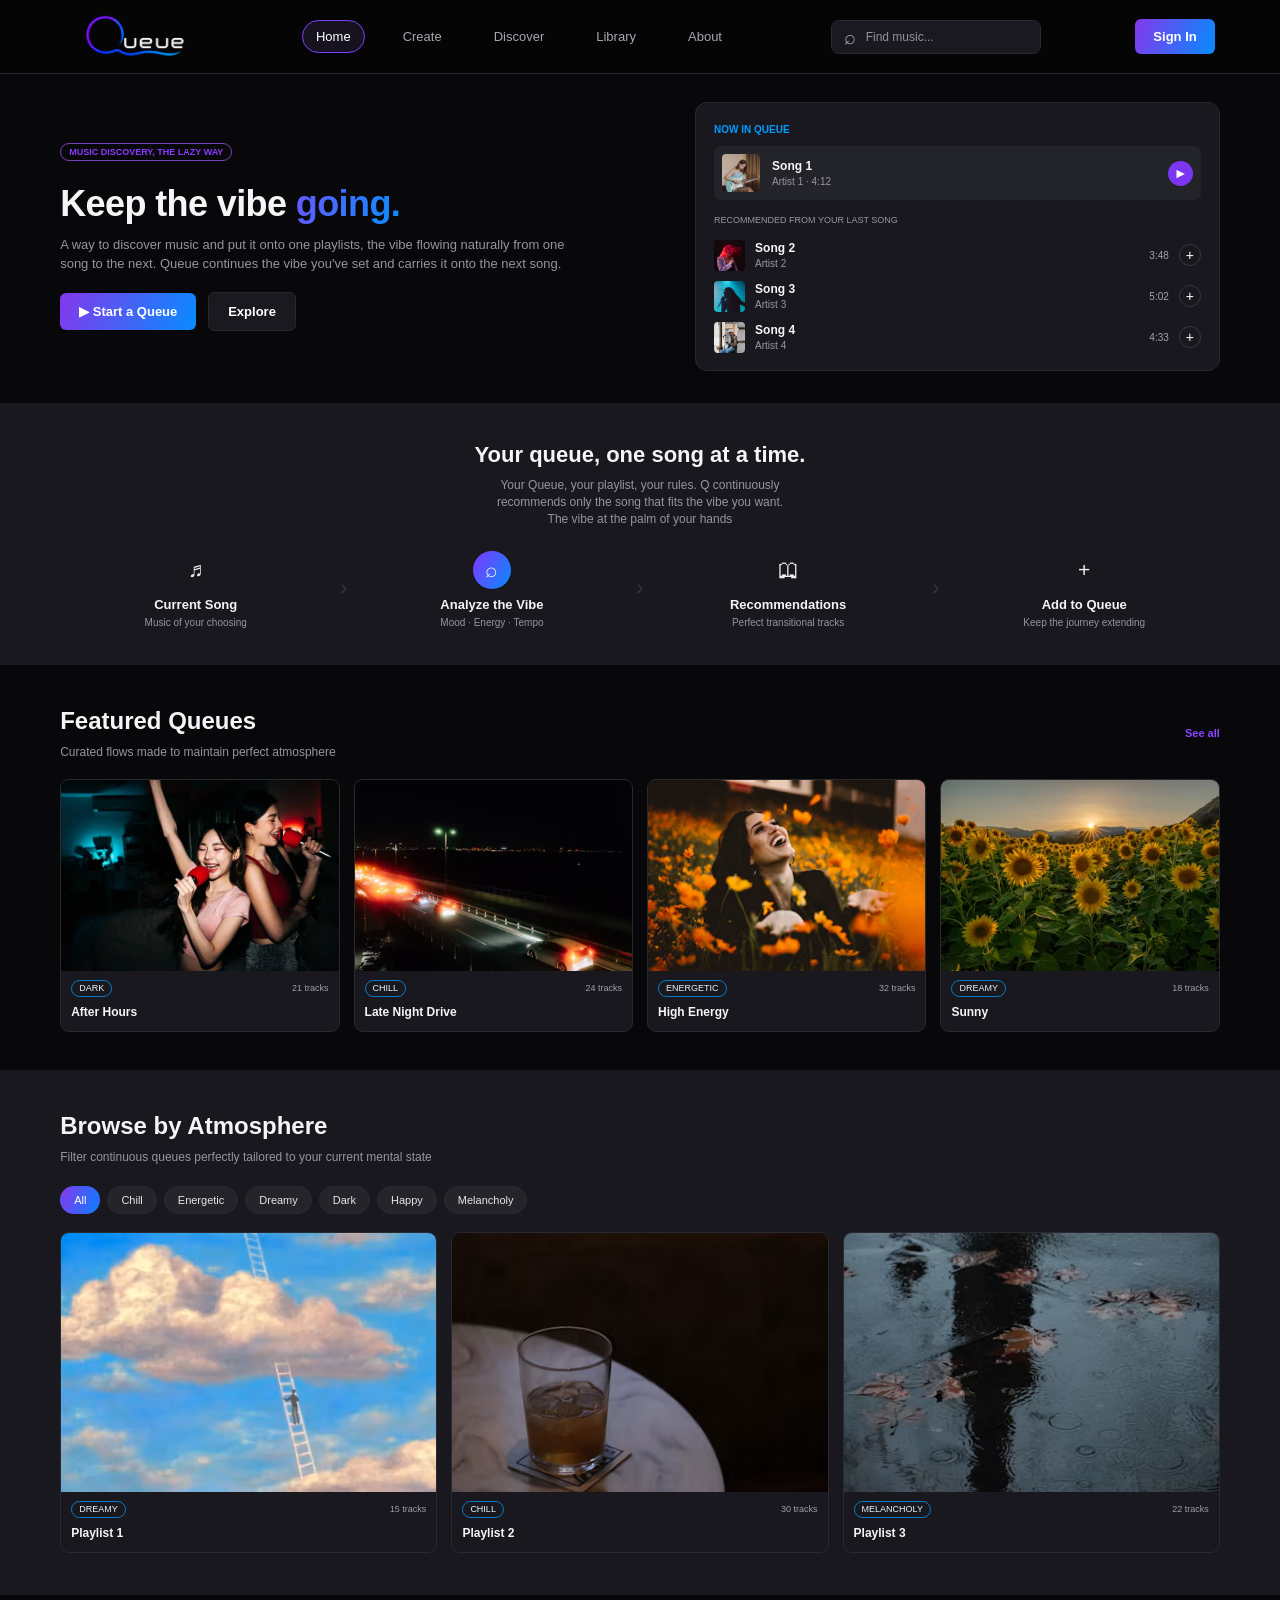
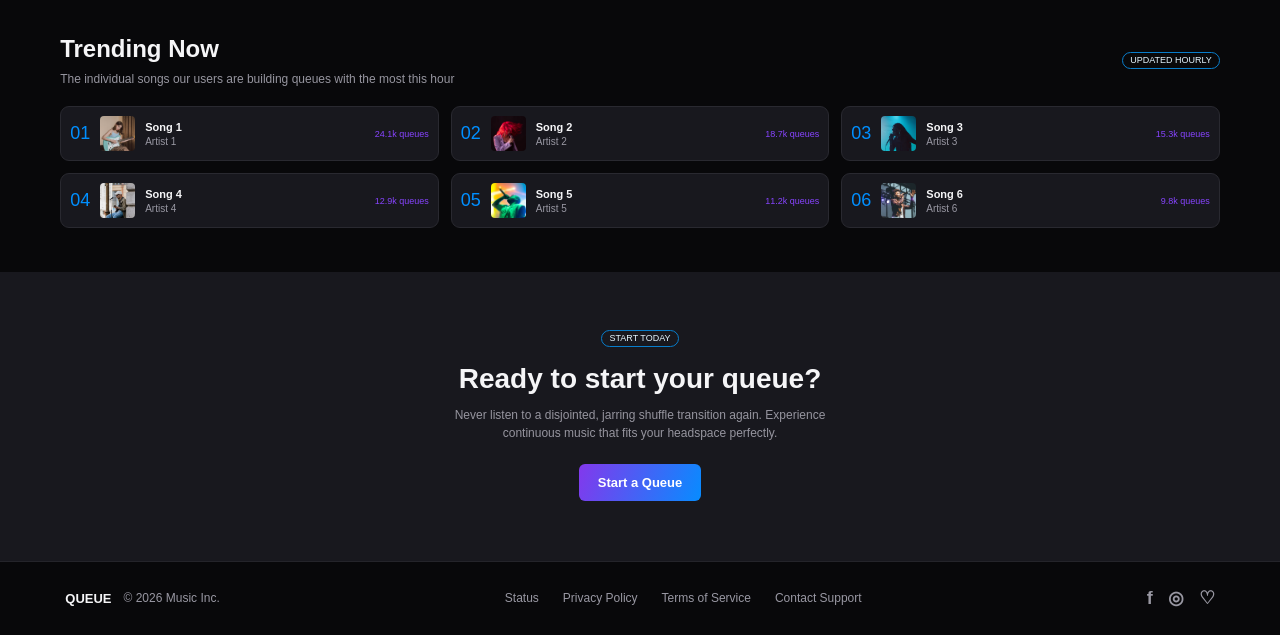
<file: index.html>
<!DOCTYPE html>
<html lang="en">

  <head>
    <meta charset="UTF-8">
    <meta name="viewport" content="width=device-width, initial-scale=1.0">

    <title>Home</title>
    <link rel="stylesheet" href="styles.css">
  </head>

  <body>
    <header class="site-header">
      <a class="brand" href="index.html">
        <img src="images/queue-logo.png" alt="">
      </a>

      <nav class="main-nav">
        <a href="index.html" class="active">Home</a>
        <a href="create.html" class="">Create</a>
        <a href="discover.html" class="">Discover</a>
        <a href="library.html" class="">Library</a>
        <a href="about.html" class="">About</a>
      </nav>

      <form class="header-search" action="discover.html">
        <span class="search-symbol">⌕</span>
        <input type="search" name="q" placeholder="Find music..." aria-label="Find music">
      </form>

      <a class="sign-in" href="#" data-message="Sign in dont wok lmap.">Sign In</a>
    </header>

    <main>
      <section class="home-hero content-width">
        <div class="hero-copy">
          <span class="eyebrow">MUSIC DISCOVERY, THE LAZY WAY</span>
          <h1>Keep the vibe <span class="gradient-text">going.</span></h1>
          <p>A way to discover music and put it onto one playlists, the vibe flowing naturally from one song to the next. Queue continues the vibe you've set and carries it onto the next song.</p>
          <a class="button primary" href="create.html">&#9654; Start a Queue</a>
          <a class="button secondary" href="discover.html">Explore</a>
        </div>

        <div class="queue-preview panel">
          <span class="eyebrow blue">NOW IN QUEUE</span>
          <div class="now-playing">
            <img src="images/artists/1.png" alt="Album artwork">
            <div><strong>Song 1</strong>
              <span>Artist 1 · 4:12</span>
            </div><button class="round-button" data-message="Demo player paused.">&#9658;</button>
          </div>

          <p class="small-label">RECOMMENDED FROM YOUR LAST SONG</p>
          <div class="mini-track">
            <img src="images/artists/2.png" alt="">
            <div>
              <strong>Song 2</strong>
              <span>Artist 2</span>
            </div>
            <span>3:48</span>
            <a href="create.html">+</a>
          </div>

          <div class="mini-track">
            <img src="images/artists/3.png" alt="">
            <div>
              <strong>Song 3</strong>
              <span>Artist 3</span>
            </div>
            <span>5:02</span>
            <a href="create.html">+</a>
          </div>

          <div class="mini-track">
            <img src="images/artists/4.png" alt="">
            <div>
              <strong>Song 4</strong>
              <span>Artist 4</span>
            </div>
            <span>4:33</span>
            <a href="create.html">+</a>
          </div>
        </div>
      </section>

      <section class="how-strip">
        <div class="content-width">
          <h2>Your queue, one song at a time.</h2>
          <p class="section-description">Your Queue, your playlist, your rules. Q continuously<br class="desktop-only"> recommends only the song that fits the vibe you want.<br class="desktop-only"> The vibe at the palm of your hands</p>
          <div class="steps-grid">
            <div>
              <span class="step-icon">&#9836;</span>
              <h3>Current Song</h3>
              <p>Music of your choosing</p>
            </div>

            <div>
              <span class="step-icon active-icon">&#x2315;</span>
              <h3>Analyze the Vibe</h3>
              <p>Mood · Energy · Tempo</p>
            </div>

            <div><span class="step-icon">&#x1F56E</span>
              <h3>Recommendations</h3>
              <p>Perfect transitional tracks</p>
            </div>

            <div>
              <span class="step-icon">+</span>
              <h3>Add to Queue</h3>
              <p>Keep the journey extending</p>
            </div>
          </div>
        </div>
      </section>

      <section class="content-width home-section">
        <div class="section-heading">
          <div>
            <h2>Featured Queues</h2>
            <p>Curated flows made to maintain perfect atmosphere</p>
          </div>
          <a href="discover.html" class="see-all">See all</a>
        </div>

        <div class="queue-cards four">
          <a class="art-card" href="discover.html">
            <img src="images/playlists/1.png" alt="After Hours playlist artwork">
            <div class="art-meta">
              <span class="tag">DARK</span>
              <span>21 tracks</span>
            </div>
            <h3>After Hours</h3>
          </a>

          <a class="art-card" href="discover.html">
            <img src="images/playlists/3.png" alt="Late night drive playlist artwork">
            <div class="art-meta">
              <span class="tag">CHILL</span>
              <span>24 tracks</span>
            </div>
            <h3>Late Night Drive</h3>
          </a>

          <a class="art-card" href="discover.html">
            <img src="images/playlists/4.png" alt="High energy playlist artwork">
            <div class="art-meta">
              <span class="tag">ENERGETIC</span>
              <span>32 tracks</span>
            </div>
            <h3>High Energy</h3>
          </a>

          <a class="art-card" href="discover.html">
            <img src="images/playlists/5.png" alt="Dreamy playlist artwork">
            <div class="art-meta">
              <span class="tag">DREAMY</span>
              <span>18 tracks</span>
            </div>
            <h3>Sunny</h3>
          </a>
        </div>
      </section>

      <section class="atmosphere-section">
        <div class="content-width">
          <h2>Browse by Atmosphere</h2>
          <p>Filter continuous queues perfectly tailored to your current mental state</p>
          <div class="pill-row mood-filters">
            <button class="pill selected" data-filter="all">All</button>
            <button class="pill" data-filter="chill">Chill</button>
            <button class="pill" data-filter="energetic">Energetic</button>
            <button class="pill" data-filter="dreamy">Dreamy</button>
            <button class="pill" data-filter="dark">Dark</button>
            <button class="pill" data-filter="happy">Happy</button>
            <button class="pill" data-filter="melancholy">Melancholy</button>
          </div>

          <div class="queue-cards three filter-cards">
            <a class="art-card" data-mood="dreamy" href="discover.html">
              <img src="images/playlists/2.png" alt=""><div class="art-meta">
                <span class="tag">DREAMY</span>
                <span>15 tracks</span>
              </div><h3>Playlist 1</h3>
            </a>

            <a class="art-card" data-mood="chill" href="discover.html">
              <img src="images/playlists/7.png" alt="">
              <div class="art-meta">
                <span class="tag">CHILL</span>
                <span>30 tracks</span>
              </div>
              <h3>Playlist 2</h3>
            </a>

            <a class="art-card" data-mood="melancholy" href="discover.html">
              <img src="images/playlists/6.png" alt="">
              <div class="art-meta">
                <span class="tag">MELANCHOLY</span>
                <span>22 tracks</span>
              </div>
              <h3>Playlist 3</h3>
            </a>
          </div>
        </div>
      </section>

      <section class="content-width home-section trending-section">
        <div class="section-heading">
          <div>
            <h2>Trending Now</h2>
            <p>The individual songs our users are building queues with the most this hour</p>
          </div>
          <span class="tag">UPDATED HOURLY</span>
        </div>

        <div class="trending-grid">
          <a href="create.html" class="trend-item">
            <b>01</b>
            <img src="images/artists/1.png" alt=""><span>
              <strong>Song 1</strong>
              <small>Artist 1</small>
            </span>
            <em>24.1k queues</em>
          </a>

          <a href="create.html" class="trend-item">
            <b>02</b>
            <img src="images/artists/2.png" alt="">
            <span>
              <strong>Song 2</strong>
              <small>Artist 2</small>
            </span>
            <em>18.7k queues</em>
          </a>

          <a href="create.html" class="trend-item">
            <b>03</b>
            <img src="images/artists/3.png" alt="">
            <span>
              <strong>Song 3</strong>
              <small>Artist 3</small>
            </span>
            <em>15.3k queues</em>
          </a>

          <a href="create.html" class="trend-item">
            <b>04</b>
            <img src="images/artists/4.png" alt="">
            <span>
              <strong>Song 4</strong>
              <small>Artist 4</small>
            </span>
            <em>12.9k queues</em>
          </a>

          <a href="create.html" class="trend-item">
            <b>05</b>
            <img src="images/artists/5.png" alt="">
            <span>
              <strong>Song 5</strong>
              <small>Artist 5</small>
            </span><em>11.2k queues</em>
          </a>

          <a href="create.html" class="trend-item">
            <b>06</b>
            <img src="images/artists/6.png" alt="">
            <span>
              <strong>Song 6</strong>
              <small>Artist 6</small>
            </span>
            <em>9.8k queues</em>
          </a>
        </div>
      </section>
      
      <section class="home-cta"><span class="tag">START TODAY</span>
        <h2>Ready to start your queue?</h2><p>Never listen to a disjointed, jarring shuffle transition again. Experience<br class="desktop-only"> continuous music that fits your headspace perfectly.</p><a class="button primary" href="create.html">Start a Queue</a>
      </section>
    </main>

    <footer class="site-footer">
      <div><strong>QUEUE</strong>
        <span>© 2026 Music Inc.</span>
      </div>

      <div class="footer-links">
        <a href="about.html#status">Status</a>
        <a href="about.html#privacy">Privacy Policy</a>
        <a href="about.html#terms">Terms of Service</a>
        <a href="about.html#contact">Contact Support</a>
      </div>

      <div class="social-links">
        <a href="#" aria-label="Facebook">f</a>
        <a href="#" aria-label="Instagram">◎</a>
        <a href="#" aria-label="Twitter">♡</a>
      </div>
    </footer>
    <script src="script.js"></script>
  </body>
</html>
</file>
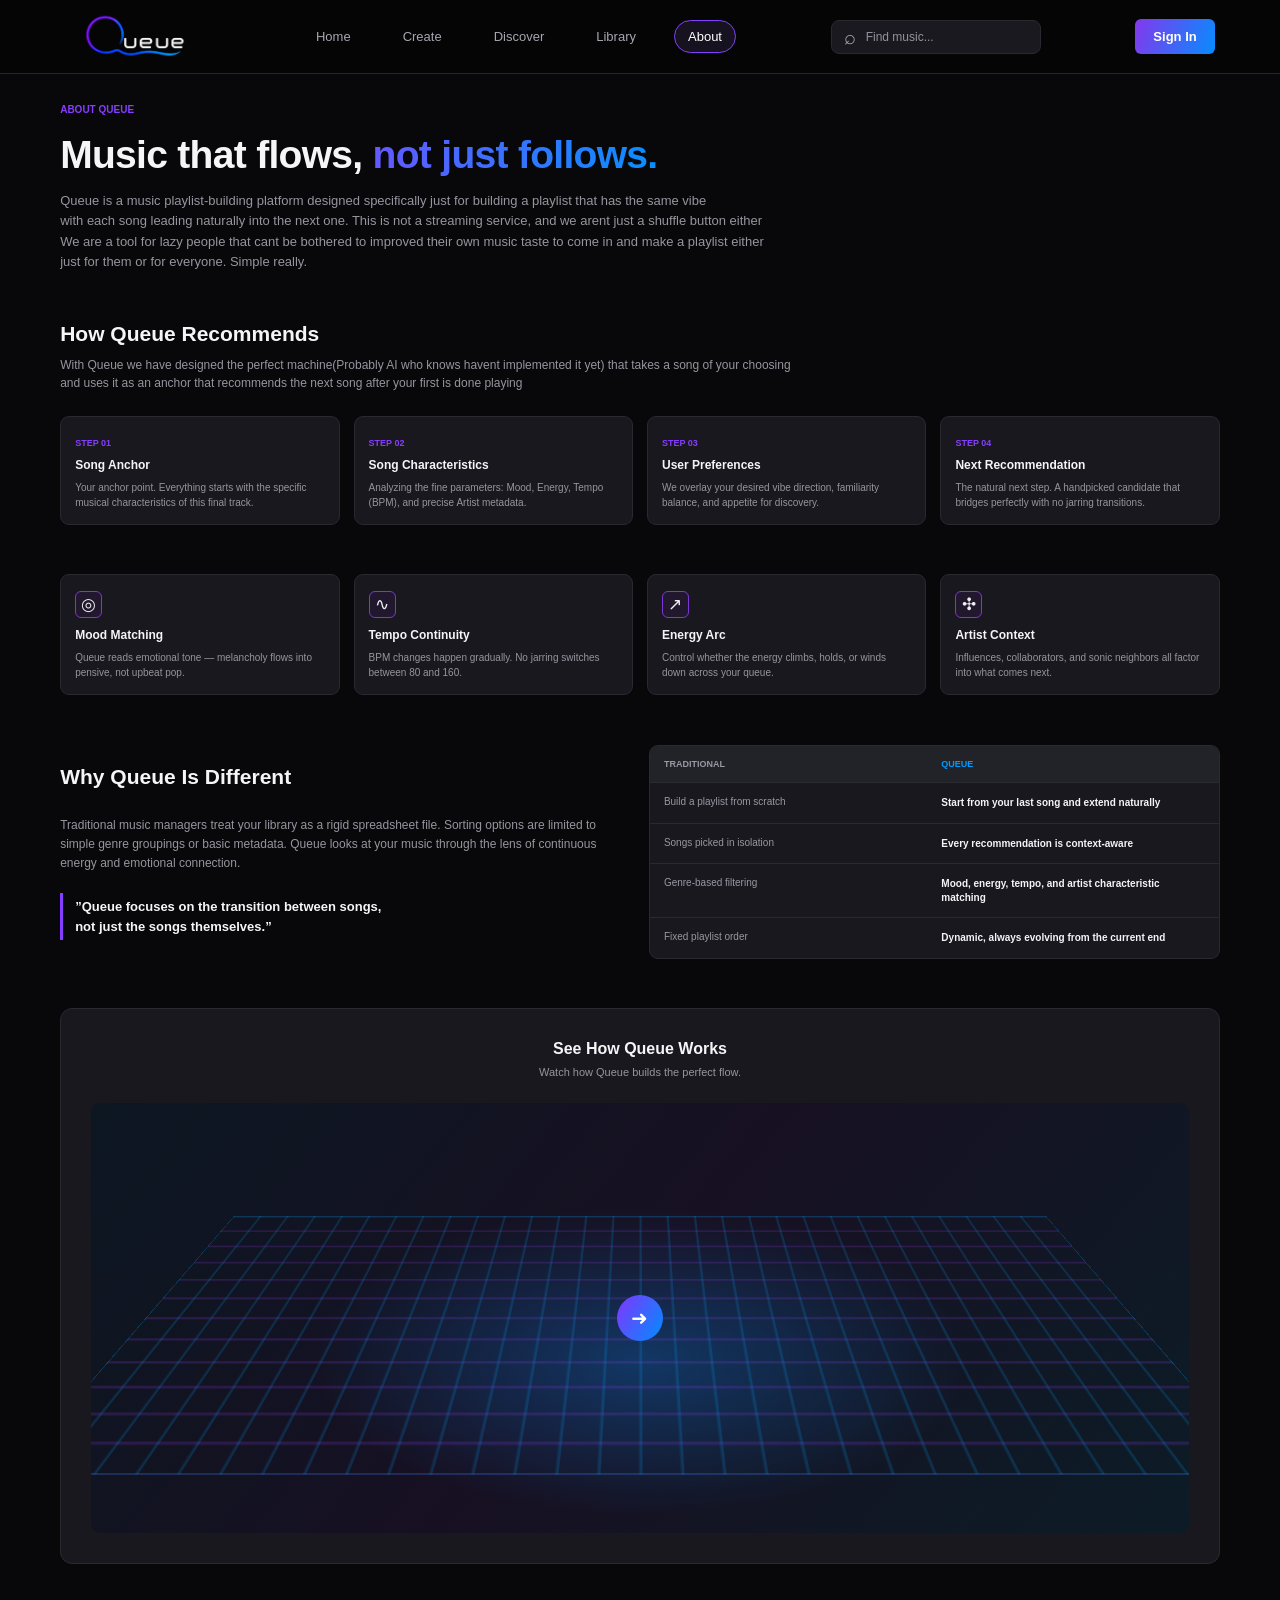
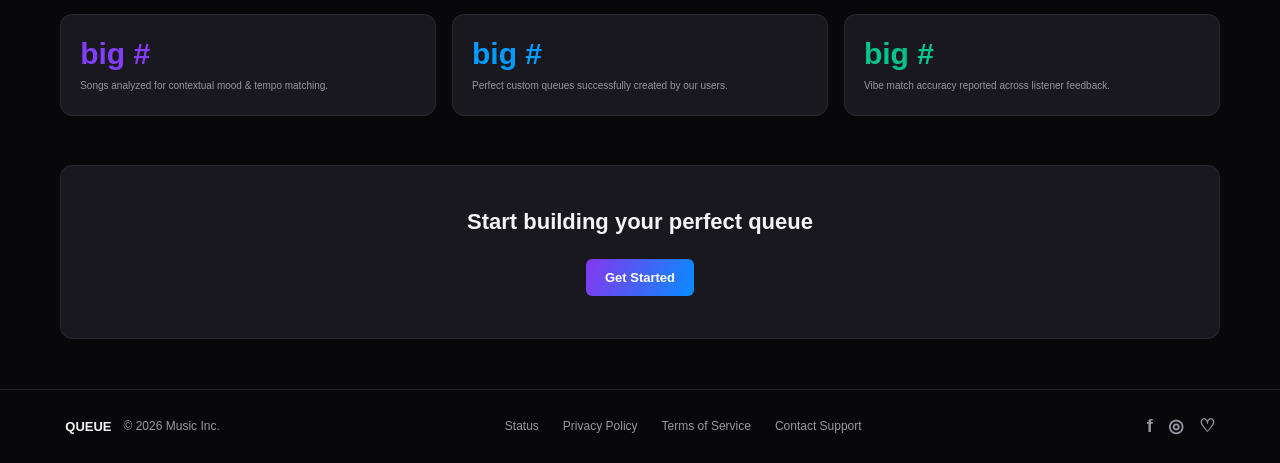
<file: about.html>
<!DOCTYPE html>
<html lang="en">
  
  <head>
    <meta charset="UTF-8">
    <meta name="viewport" content="width=device-width, initial-scale=1.0">
    
    <title>About</title>
    <link rel="stylesheet" href="styles.css">
  </head>

  <body>
    <header class="site-header">
      <a class="brand" href="index.html">
        <img src="images/queue-logo.png" alt="Queue">
      </a>

      <nav class="main-nav">
        <a href="index.html" class="">Home</a>
        <a href="create.html" class="">Create</a>
        <a href="discover.html" class="">Discover</a>
        <a href="library.html" class="">Library</a>
        <a href="about.html" class="active">About</a>
      </nav>

      <form class="header-search" action="discover.html">
        <span class="search-symbol">⌕</span>
        <input type="search" name="q" placeholder="Find music..." aria-label="Find music">
      </form>

      <a class="sign-in" href="#" data-message="Sign in is a demo feature.">Sign In</a>
    </header>

    <main>
      <section class="content-width about-page">
        <span class="eyebrow">ABOUT QUEUE</span>
        <h1>Music that flows, <span class="gradient-text">not just follows.</span></h1>
        <p class="about-lead">Queue is a music playlist-building platform designed specifically just for building a playlist that has the same vibe<br class="desktop-only"> with each song leading naturally into the next one. This is not a streaming service, and we arent just a shuffle button either<br class="desktop-only">We are a tool for lazy people that cant be bothered to improved their own music taste to come in and make a playlist either<br class="desktop-only"> just for them or for everyone. Simple really.</p>
        <section class="recommend-method">
          <h2>How Queue Recommends</h2>
          <p>With Queue we have designed the perfect machine(Probably AI who knows havent implemented it yet) that takes a song of your choosing<br class="desktop-only"> and uses it as an anchor that recommends the next song after your first is done playing</p>
          <div class="method-grid">
            <article class="panel">
              <span class="eyebrow">STEP 01</span>
              <h3>Song Anchor</h3>
              <p>Your anchor point. Everything starts with the specific musical characteristics of this final track.</p>
            </article>

            <article class="panel">
              <span class="eyebrow">STEP 02</span>
              <h3>Song Characteristics</h3>
              <p>Analyzing the fine parameters: Mood, Energy, Tempo (BPM), and precise Artist metadata.</p>
            </article>

            <article class="panel">
              <span class="eyebrow">STEP 03</span>
              <h3>User Preferences</h3>
              <p>We overlay your desired vibe direction, familiarity balance, and appetite for discovery.</p>
            </article>

            <article class="panel"><span class="eyebrow">STEP 04</span>
              <h3>Next Recommendation</h3>
              <p>The natural next step. A handpicked candidate that bridges perfectly with no jarring transitions.</p>
            </article>
          </div>

          <div class="method-grid method-grid-second">
            <article class="panel"><span class="feature-icon">◎</span>
              <h3>Mood Matching</h3>
              <p>Queue reads emotional tone — melancholy flows into pensive, not upbeat pop.</p>
            </article>

            <article class="panel"><span class="feature-icon">∿</span>
              <h3>Tempo Continuity</h3>
              <p>BPM changes happen gradually. No jarring switches between 80 and 160.</p>
            </article>

            <article class="panel"><span class="feature-icon">↗</span>
              <h3>Energy Arc</h3>
              <p>Control whether the energy climbs, holds, or winds down across your queue.</p>
            </article>

            <article class="panel">
              <span class="feature-icon">✣</span>
              <h3>Artist Context</h3>
              <p>Influences, collaborators, and sonic neighbors all factor into what comes next.</p>
            </article>
          </div>
        </section>

        <section class="difference-section">
            <div>
              <h2>Why Queue Is Different</h2>
              <p>Traditional music managers treat your library as a rigid spreadsheet file. Sorting options are limited to simple genre groupings or basic metadata. Queue looks at your music through the lens of continuous energy and emotional connection.</p><blockquote>”Queue focuses on the transition between songs,<br> not just the songs themselves.”</blockquote>
            </div>

            <div class="comparison">
              <div class="comparison-head">
              <span>TRADITIONAL</span>
              <strong>QUEUE</strong>
            </div>

            <div>
              <span>Build a playlist from scratch</span>
              <b>Start from your last song and extend naturally</b>
            </div>
            
            <div>
              <span>Songs picked in isolation</span>
              <b>Every recommendation is context-aware</b>
            </div>

            <div>
              <span>Genre-based filtering</span>
              <b>Mood, energy, tempo, and artist characteristic matching</b>
            </div>

            <div>
              <span>Fixed playlist order</span>
              <b>Dynamic, always evolving from the current end</b>
            </div>
          </div>
        </section>

        <section class="video-panel panel">
          <h2>See How Queue Works</h2>
          <p>Watch how Queue builds the perfect flow.</p>
          <a href="create.html" class="video-preview">
            <span class="play-button">➜</span>
          </a>
        </section>

        <section class="stats-grid">
          <article class="panel">
            <strong class="purple-stat">big #</strong>
            <p>Songs analyzed for contextual mood &amp; tempo matching.</p>
          </article>

          <article class="panel">
            <strong class="blue-stat">big #</strong>
            <p>Perfect custom queues successfully created by our users.</p>
          </article>

          <article class="panel">
            <strong class="green-stat">big #</strong>
            <p>Vibe match accuracy reported across listener feedback.</p>
          </article>
        </section>

        <section class="about-cta panel">
          <h2>Start building your perfect queue</h2>
          <a class="button primary" href="create.html">Get Started</a>
        </section>
      </section>
    </main>

    <footer class="site-footer">
      <div><strong>QUEUE</strong>
        <span>© 2026 Music Inc.</span>
      </div>

      <div class="footer-links">
        <a href="about.html#status">Status</a>
        <a href="about.html#privacy">Privacy Policy</a>
        <a href="about.html#terms">Terms of Service</a>
        <a href="about.html#contact">Contact Support</a>
      </div>

      <div class="social-links">
        <a href="#" aria-label="Facebook">f</a>
        <a href="#" aria-label="Instagram">◎</a>
        <a href="#" aria-label="Twitter">♡</a></div>
    </footer>
    
    <script src="script.js"></script>
  </body>
</html>
</file>
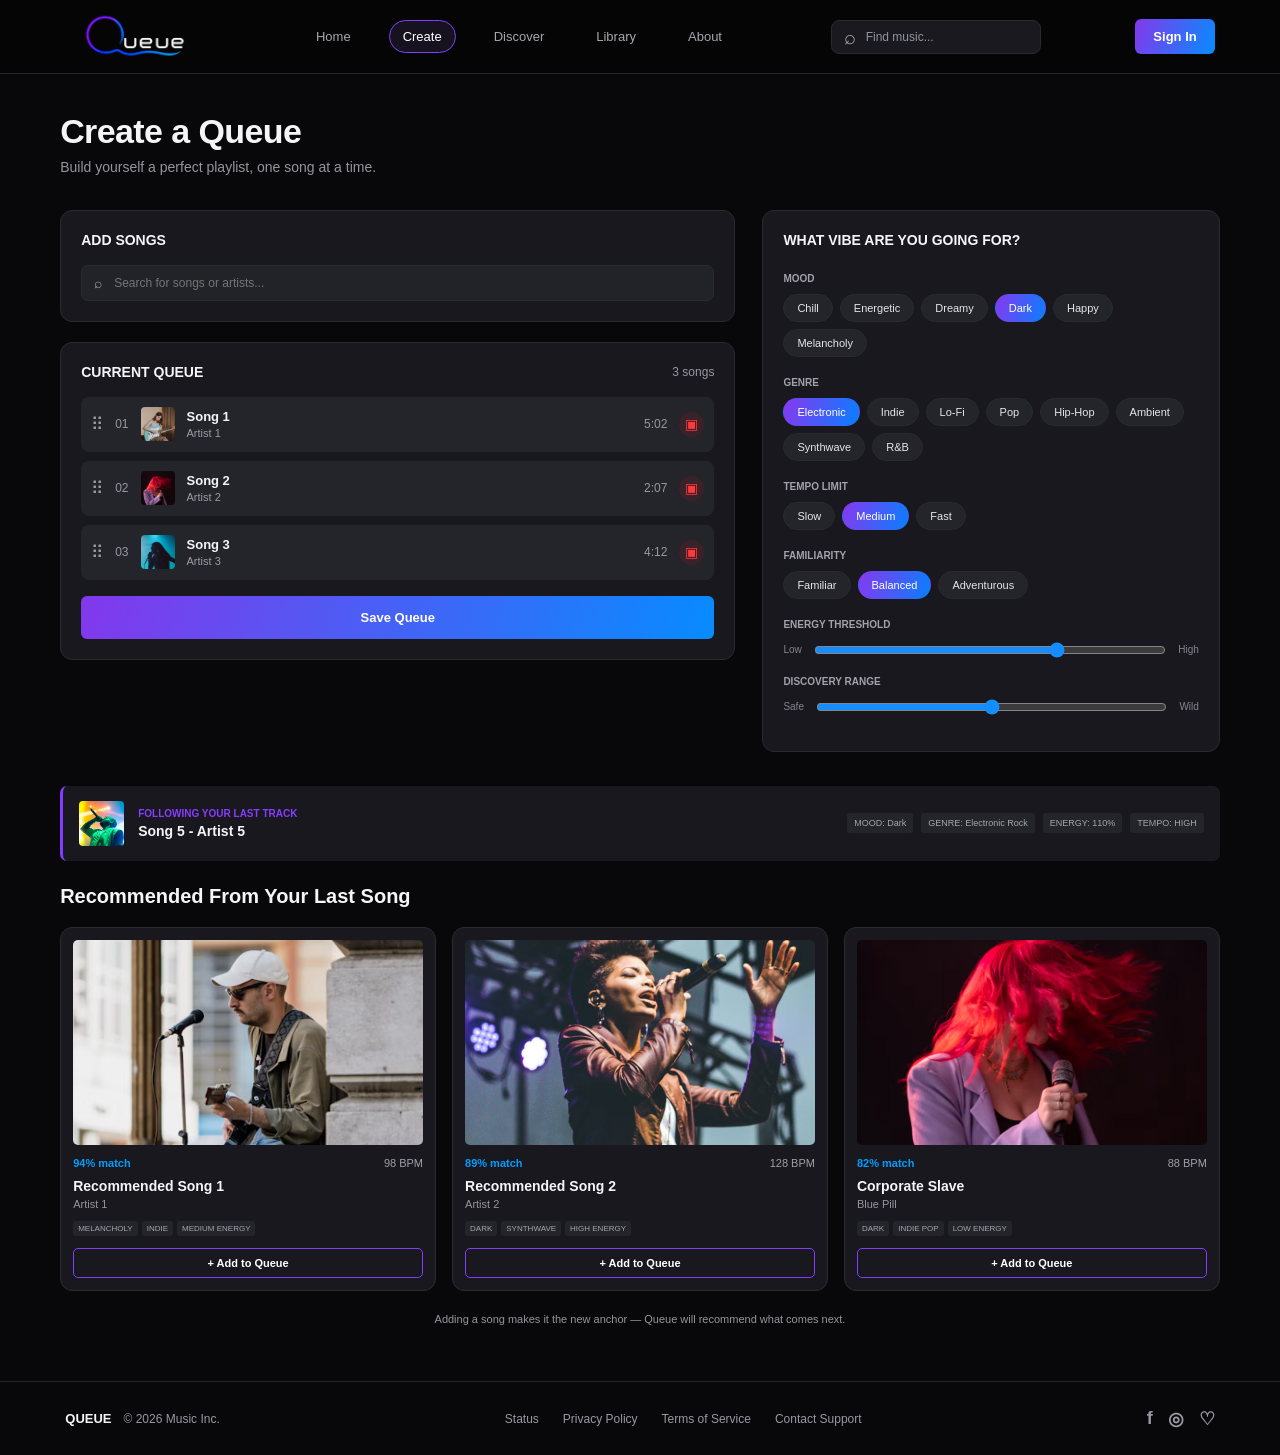
<file: create.html>
<!DOCTYPE html>
<html lang="en">

  <head>
    <meta charset="UTF-8">
    <meta name="viewport" content="width=device-width, initial-scale=1.0">
    
    <title>create</title>
    <link rel="stylesheet" href="styles.css">
  </head>
  <body>

    <header class="site-header">
      <a class="brand" href="index.html">
        <img src="images/queue-logo.png" alt="Queue">
      </a>
      
      <nav class="main-nav">
        <a href="index.html" class="">Home</a>
        <a href="create.html" class="active">Create</a>
        <a href="discover.html" class="">Discover</a>
        <a href="library.html" class="">Library</a>
        <a href="about.html" class="">About</a>
      </nav>

      <form class="header-search" action="discover.html">
        <span class="search-symbol">⌕</span>
        <input type="search" name="q" placeholder="Find music..." aria-label="Find music">
      </form>

      <a class="sign-in" href="#" data-message="Sign in is a demo feature.">Sign In</a>
    </header>

    <main>
      <section class="content-width create-page">
        <div class="page-intro">
          <h1>Create a Queue</h1>
          <p>Build yourself a perfect playlist, one song at a time.</p>
        </div>

        <div class="create-layout">
          <div class="create-left">
            <section class="panel add-songs">
              <h2>ADD SONGS</h2>
              <form id="song-search" class="song-search">
                <span>⌕</span>
                <input type="search" id="song-query" placeholder="Search for songs or artists...">
                <button type="submit" aria-label="Search">↵</button>
              </form>
            </section>

            <section class="panel current-queue">
              <div class="panel-heading">
                <h2>CURRENT QUEUE</h2>
                <span id="queue-count">3 songs</span>
              </div>

              <div id="queue-list">
                <div class="queue-row" draggable="true"><span class="drag">⠿</span>
                  <span class="number">01</span>
                  <img src="images/artists/1.png" alt="">
                  <div class="song-name">
                    <strong>Song 1</strong>
                    <span>Artist 1</span>
                  </div><span class="duration">5:02</span>
                  <button class="delete-song" aria-label="Remove song">▣</button>
                </div>

                <div class="queue-row" draggable="true">
                  <span class="drag">⠿</span>
                  <span class="number">02</span>
                  <img src="images/artists/2.png" alt="">
                  <div class="song-name">
                    <strong>Song 2</strong>
                    <span>Artist 2</span>
                  </div><span class="duration">2:07</span>
                  <button class="delete-song" aria-label="Remove song">▣</button>
                </div>

                <div class="queue-row" draggable="true">
                  <span class="drag">⠿</span>
                  <span class="number">03</span>
                  <img src="images/artists/3.png" alt="">
                  <div class="song-name">
                    <strong>Song 3</strong>
                    <span>Artist 3</span>
                  </div>
                  <span class="duration">4:12</span>
                  <button class="delete-song" aria-label="Remove song">▣</button>
                </div>
              </div>

              <button class="button primary save-queue" data-message="Your queue has been saved in this demo.">Save Queue</button>

            </section>
          </div>

          <aside class="panel vibe-panel">
            <h2>WHAT VIBE ARE YOU GOING FOR?</h2>
            <div class="control-group">
              <h3>MOOD</h3>
              <div class="pill-row">
                <button class="pill">Chill</button>
                <button class="pill">Energetic</button>
                <button class="pill">Dreamy</button>
                <button class="pill selected">Dark</button>
                <button class="pill">Happy</button>
                <button class="pill">Melancholy</button>
              </div>
            </div>

            <div class="control-group">
              <h3>GENRE</h3>
              <div class="pill-row">
                <button class="pill selected">Electronic</button>
                <button class="pill">Indie</button>
                <button class="pill">Lo-Fi</button>
                <button class="pill">Pop</button>
                <button class="pill">Hip-Hop</button>
                <button class="pill">Ambient</button>
                <button class="pill">Synthwave</button>
                <button class="pill">R&amp;B</button>
              </div>
            </div>

            <div class="control-group">
              <h3>TEMPO LIMIT</h3>
              <div class="pill-row">
                <button class="pill">Slow</button>
                <button class="pill selected">Medium</button>
                <button class="pill">Fast</button>
              </div>
            </div>

            <div class="control-group">
              <h3>FAMILIARITY</h3>
              <div class="pill-row">
                <button class="pill">Familiar</button>
                <button class="pill selected">Balanced</button>
                <button class="pill">Adventurous</button>
              </div>
            </div>

            <div class="control-group slider-group">
              <label for="energy">ENERGY THRESHOLD</label>
              <div>
                <span>Low</span>
                <input id="energy" type="range" min="0" max="100" value="70">
                <span>High</span>
              </div>
            </div>

            <div class="control-group slider-group">
              <label for="discovery">DISCOVERY RANGE</label>
              <div>
                <span>Safe</span>
                <input id="discovery" type="range" min="0" max="100" value="50">
                <span>Wild</span>
              </div>
            </div>
          </aside>
        </div>

        <section class="last-track">
          <img src="images/artists/5.png" alt="">
          <div>
            <span class="eyebrow">FOLLOWING YOUR LAST TRACK</span>
            <strong>Song 5 - Artist 5</strong>
          </div>

          <div class="track-tags">
            <span>MOOD: Dark</span>
            <span>GENRE: Electronic Rock</span>
            <span>ENERGY: 110%</span>
            <span>TEMPO: HIGH</span>
          </div>
        </section>

        <section class="recommendations">
          <h2>Recommended From Your Last Song</h2>
          <div class="recommendation-grid">
            <article class="panel recommendation">
              <img src="images/artists/4.png" alt="">
              <div class="recommend-meta">
                <strong>94% match</strong>
                <span>98 BPM</span>
              </div>
              <h3>Recommended Song 1 </h3>
              <p>Artist 1</p>
              <div class="chips">
                <span>MELANCHOLY</span>
                <span>INDIE</span>
                <span>MEDIUM ENERGY</span>
              </div><button class="outline-button add-recommendation">+ Add to Queue</button>
            </article>

            <article class="panel recommendation">
              <img src="images/artists/6.png" alt="">
              <div class="recommend-meta">
                <strong>89% match</strong>
                <span>128 BPM</span>
              </div>
              <h3>Recommended Song 2</h3>
              <p>Artist 2</p>
              <div class="chips">
                <span>DARK</span>
                <span>SYNTHWAVE</span>
                <span>HIGH ENERGY</span>
              </div><button class="outline-button add-recommendation">+ Add to Queue</button>
            </article>

            <article class="panel recommendation">
              <img src="images/artists/2.png" alt="">
              <div class="recommend-meta">
                <strong>82% match</strong>
                <span>88 BPM</span>
              </div>
              <h3>Corporate Slave</h3>
              <p>Blue Pill</p>
              <div class="chips">
                <span>DARK</span>
                <span>INDIE POP</span>
                <span>LOW ENERGY</span>
              </div>
              <button class="outline-button add-recommendation">+ Add to Queue</button>
            </article>
          </div>
          
          <p class="recommend-note">Adding a song makes it the new anchor — Queue will recommend what comes next.</p>
        </section>
      </section>
    </main>

    <footer class="site-footer">
      <div>
        <strong>QUEUE</strong>
        <span>© 2026 Music Inc.</span>
      </div>

      <div class="footer-links">
        <a href="about.html#status">Status</a>
        <a href="about.html#privacy">Privacy Policy</a>
        <a href="about.html#terms">Terms of Service</a>
        <a href="about.html#contact">Contact Support</a>
      </div>

      <div class="social-links">
        <a href="#" aria-label="Facebook">f</a>
        <a href="#" aria-label="Instagram">◎</a>
        <a href="#" aria-label="Twitter">♡</a></div>
    </footer>

    <script src="script.js"></script>
  </body>
</html>
</file>
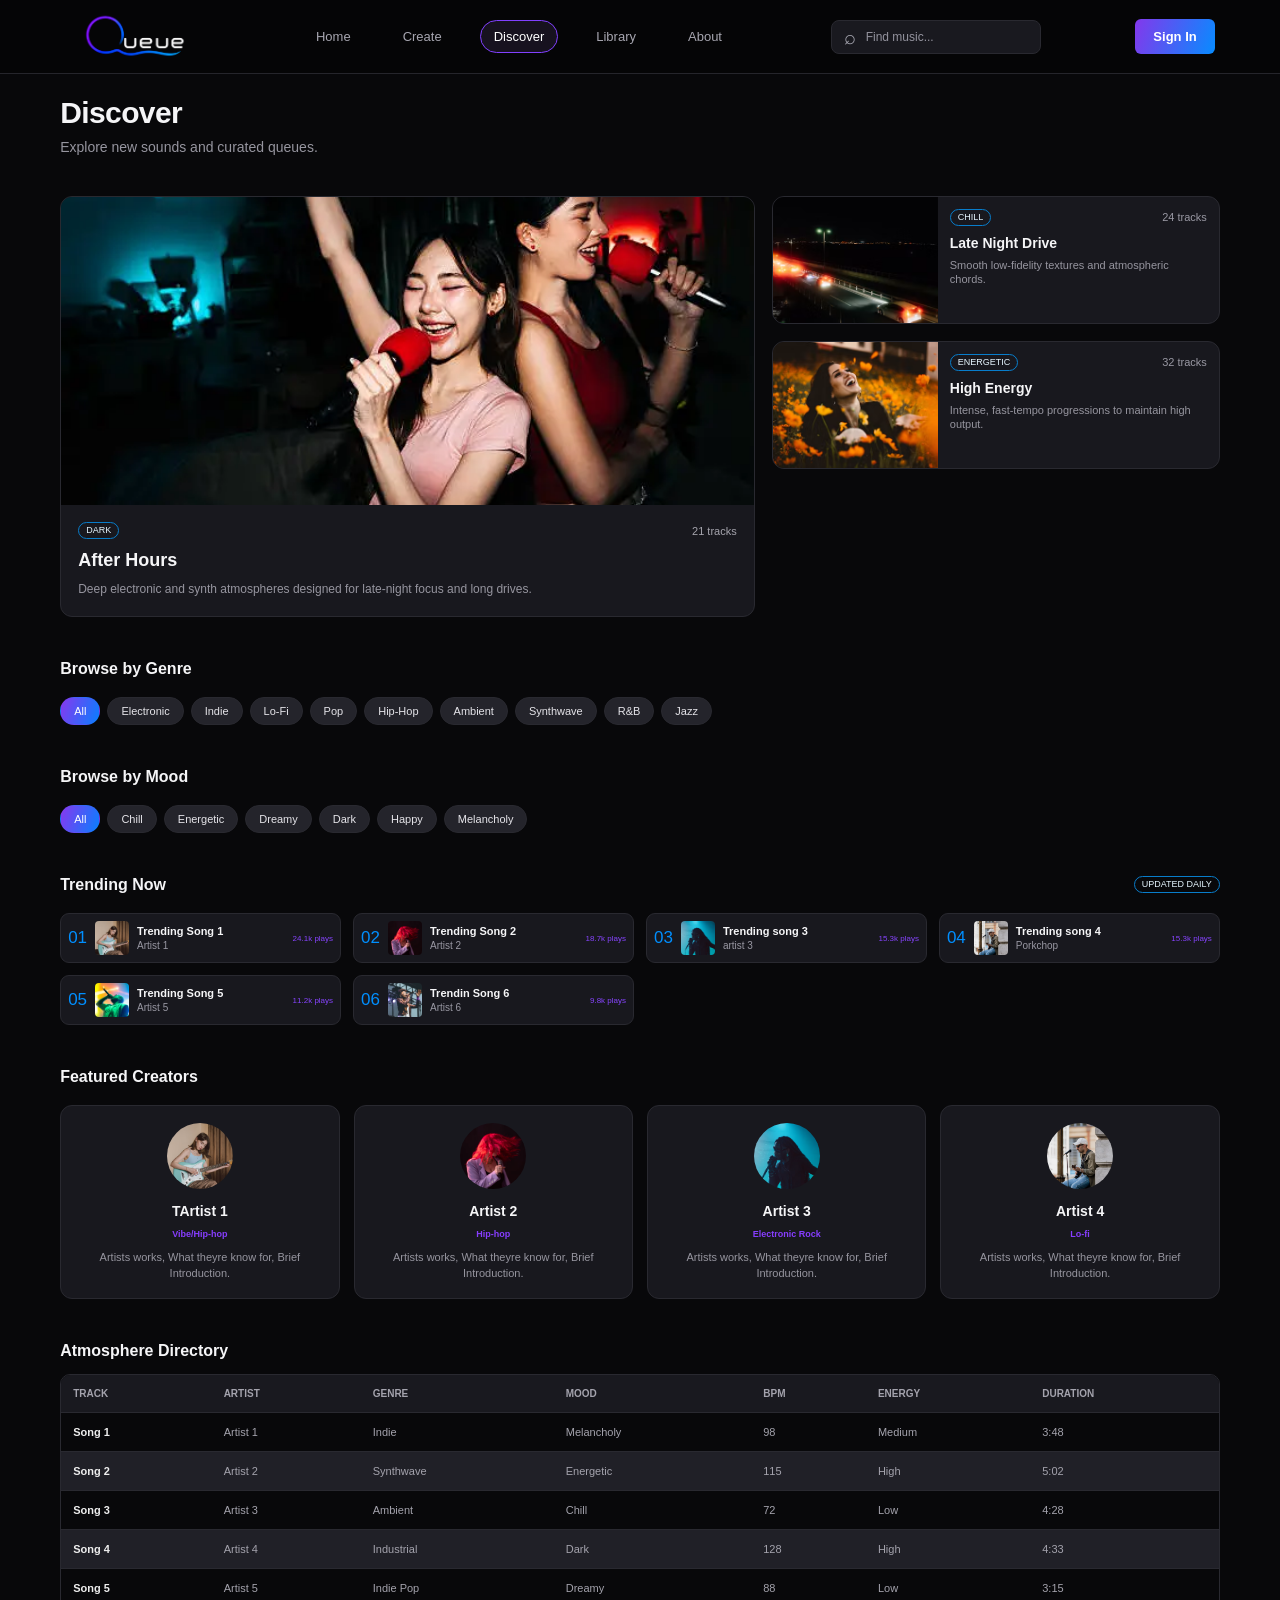
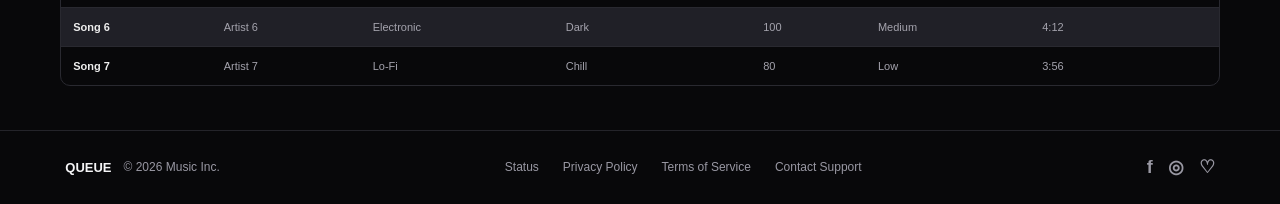
<file: discover.html>
<!DOCTYPE html>
<html lang="en">

  <head>
    <meta charset="UTF-8">
    <meta name="viewport" content="width=device-width, initial-scale=1.0">
    
    <title>Discover</title>
    <link rel="stylesheet" href="styles.css">
  </head>
  <body>

    <header class="site-header">
      <a class="brand" href="index.html">
        <img src="images/queue-logo.png" alt="Queue">
      </a>
      
      <nav class="main-nav">
        <a href="index.html" class="">Home</a>
        <a href="create.html" class="">Create</a>
        <a href="discover.html" class="active">Discover</a>
        <a href="library.html" class="">Library</a>
        <a href="about.html" class="">About</a>
      </nav>
      <form class="header-search" action="discover.html">
        <span class="search-symbol">⌕</span><input type="search" name="q" placeholder="Find music..." aria-label="Find music">
      </form>
      <a class="sign-in" href="#" data-message="Sign in is a demo feature.">Sign In</a>
    </header>

    <main>
      <section class="content-width discover-page">
        <div class="page-intro"><h1>Discover</h1><p>Explore new sounds and curated queues.</p></div>
        <div class="discover-feature-grid">
          <a class="feature-large" href="create.html">
            <img src="images/playlists/1.png" alt="">
            <div class="feature-info">
              <div><span class="tag">DARK</span>
                <h2>After Hours</h2>
              </div><span>21 tracks</span>
              <p>Deep electronic and synth atmospheres designed for late-night focus and long drives.</p>
            </div>
          </a>

          <div class="feature-small-list">
            <a class="feature-small" href="create.html">
              <img src="images/playlists/3.png" alt="">
              <div>
                <div class="feature-label">
                  <span class="tag">CHILL</span>
                  <small>24 tracks</small>
                </div>
                <h2>Late Night Drive</h2>
                <p>Smooth low-fidelity textures and atmospheric chords.</p>
              </div>
            </a>

            <a class="feature-small" href="create.html">
              <img src="images/playlists/4.png" alt="">
              <div>
                <div class="feature-label">
                  <span class="tag">ENERGETIC</span>
                  <small>32 tracks</small>
                </div>
                <h2>High Energy</h2>
                <p>Intense, fast-tempo progressions to maintain high output.</p>
              </div>
            </a>
          </div>
        </div>

        <section class="browse-block">
          <h2>Browse by Genre</h2>
          <div class="pill-row">
            <button class="pill selected">All</button>
            <button class="pill">Electronic</button>
            <button class="pill">Indie</button>
            <button class="pill">Lo-Fi</button>
            <button class="pill">Pop</button>
            <button class="pill">Hip-Hop</button>
            <button class="pill">Ambient</button>
            <button class="pill">Synthwave</button>
            <button class="pill">R&amp;B</button>
            <button class="pill">Jazz</button>
          </div>
        </section>

        <section class="browse-block">
          <h2>Browse by Mood</h2>
          <div class="pill-row">
            <button class="pill selected">All</button>
            <button class="pill">Chill</button>
            <button class="pill">Energetic</button>
            <button class="pill">Dreamy</button>
            <button class="pill">Dark</button>
            <button class="pill">Happy</button>
            <button class="pill">Melancholy</button>
          </div>
        </section>

        <section class="discover-trending">
          <div class="section-heading">
            <h2>Trending Now</h2>
            <span class="tag">UPDATED DAILY</span>
          </div>

          <div class="trending-grid">
            <a href="create.html" class="trend-item">
              <b>01</b>
              <img src="images/artists/1.png" alt="">
              <span><strong>Trending Song 1</strong>
                <small>Artist 1</small>
              </span>
              <em>24.1k plays</em>
            </a>

            <a href="create.html" class="trend-item">
              <b>02</b>
              <img src="images/artists/2.png" alt="">
              <span><strong>Trending Song 2</strong>
                <small>Artist 2</small>
              </span>
              <em>18.7k plays</em>
            </a>

            <a href="create.html" class="trend-item">
              <b>03</b>
              <img src="images/artists/3.png" alt="">
              <span><strong>Trending song 3</strong>
                <small>artist 3</small>
              </span>
              <em>15.3k plays</em>
            </a>

            <a href="create.html" class="trend-item">
              <b>04</b>
              <img src="images/artists/4.png" alt="">
              <span><strong>Trending song 4</strong>
                <small>Porkchop</small>
              </span>
              <em>15.3k plays</em>
            </a>

            <a href="create.html" class="trend-item">
              <b>05</b>
              <img src="images/artists/5.png" alt="">
              <span><strong>Trending Song 5</strong>
                <small>Artist 5</small>
              </span>
              <em>11.2k plays</em>
            </a>

            <a href="create.html" class="trend-item">
              <b>06</b>
              <img src="images/artists/6.png" alt="">
              <span>
                <strong>Trendin Song 6</strong>
                <small>Artist 6</small>
              </span>
              <em>9.8k plays</em>
            </a>
          </div>
        </section>

        <section class="creator-section">
          <h2>Featured Creators</h2>
          <div class="creator-grid">
            <article class="panel"><img src="images/artists/1.png" alt="">
              <h3>TArtist 1</h3>
                <span class="eyebrow">Vibe/Hip-hop</span>
                <p>Artists works, What theyre know for, Brief Introduction.</p>
            </article>

            <article class="panel"><img src="images/artists/2.png" alt="">
              <h3>Artist 2</h3>
                <span class="eyebrow">Hip-hop</span>
                <p>Artists works, What theyre know for, Brief Introduction.</p>
            </article>

            <article class="panel"><img src="images/artists/3.png" alt="">
              <h3>Artist 3</h3>
                <span class="eyebrow">Electronic Rock</span>
                <p>Artists works, What theyre know for, Brief Introduction.</p>
            </article>

            <article class="panel"><img src="images/artists/4.png" alt="">
              <h3>Artist 4</h3>
                <span class="eyebrow">Lo-fi</span>
                <p>Artists works, What theyre know for, Brief Introduction.</p>
            </article>
          </div>
        </section>


        <section class="directory-section">
          <h2>Atmosphere Directory</h2>
          <div class="table-wrap">
            <table>
              <thead>
                <tr>
                  <th>TRACK</th>
                  <th>ARTIST</th>
                  <th>GENRE</th>
                  <th>MOOD</th>
                  <th>BPM</th>
                  <th>ENERGY</th>
                  <th>DURATION</th>
                </tr>
              </thead>

              <tbody>
                <tr>
                  <td>Song 1</td>
                  <td>Artist 1</td>
                  <td>Indie</td>
                  <td>Melancholy</td>
                  <td>98</td>
                  <td>Medium</td>
                  <td>3:48</td>
                </tr>
                
                <tr>
                  <td>Song 2</td>
                  <td>Artist 2</td>
                  <td>Synthwave</td>
                  <td>Energetic</td>
                  <td>115</td>
                  <td>High</td>
                  <td>5:02</td>
                </tr>
                
                <tr>
                  <td>Song 3</td>
                  <td>Artist 3</td>
                  <td>Ambient</td>
                  <td>Chill</td>
                  <td>72</td>
                  <td>Low</td>
                  <td>4:28</td>
                </tr>
                
                <tr>
                  <td>Song 4</td>
                  <td>Artist 4</td>
                  <td>Industrial</td>
                  <td>Dark</td>
                  <td>128</td>
                  <td>High</td>
                  <td>4:33</td>
                </tr>
                
                <tr>
                  <td>Song 5</td>
                  <td>Artist 5</td>
                  <td>Indie Pop</td>
                  <td>Dreamy</td>
                  <td>88</td>
                  <td>Low</td>
                  <td>3:15</td>
                </tr>
                
                <tr>
                  <td>Song 6</td>
                  <td>Artist 6</td>
                  <td>Electronic</td>
                  <td>Dark</td>
                  <td>100</td>
                  <td>Medium</td>
                  <td>4:12</td>
                </tr>
                
                <tr>
                  <td>Song 7</td>
                  <td>Artist 7</td>
                  <td>Lo-Fi</td>
                  <td>Chill</td>
                  <td>80</td>
                  <td>Low</td>
                  <td>3:56</td>
                </tr>
              </tbody>
            </table>
          </div>
        </section>
      </section>
    </main>

    <footer class="site-footer">
      <div><strong>QUEUE</strong><span>© 2026 Music Inc.</span></div>
      <div class="footer-links">
        <a href="about.html#status">Status</a><a href="about.html#privacy">Privacy Policy</a>
        <a href="about.html#terms">Terms of Service</a><a href="about.html#contact">Contact Support</a>
      </div>
      <div class="social-links"><a href="#" aria-label="Facebook">f</a><a href="#" aria-label="Instagram">◎</a><a href="#" aria-label="Twitter">♡</a></div>
    </footer>

    <script src="script.js"></script>
  </body>
</html>
</file>
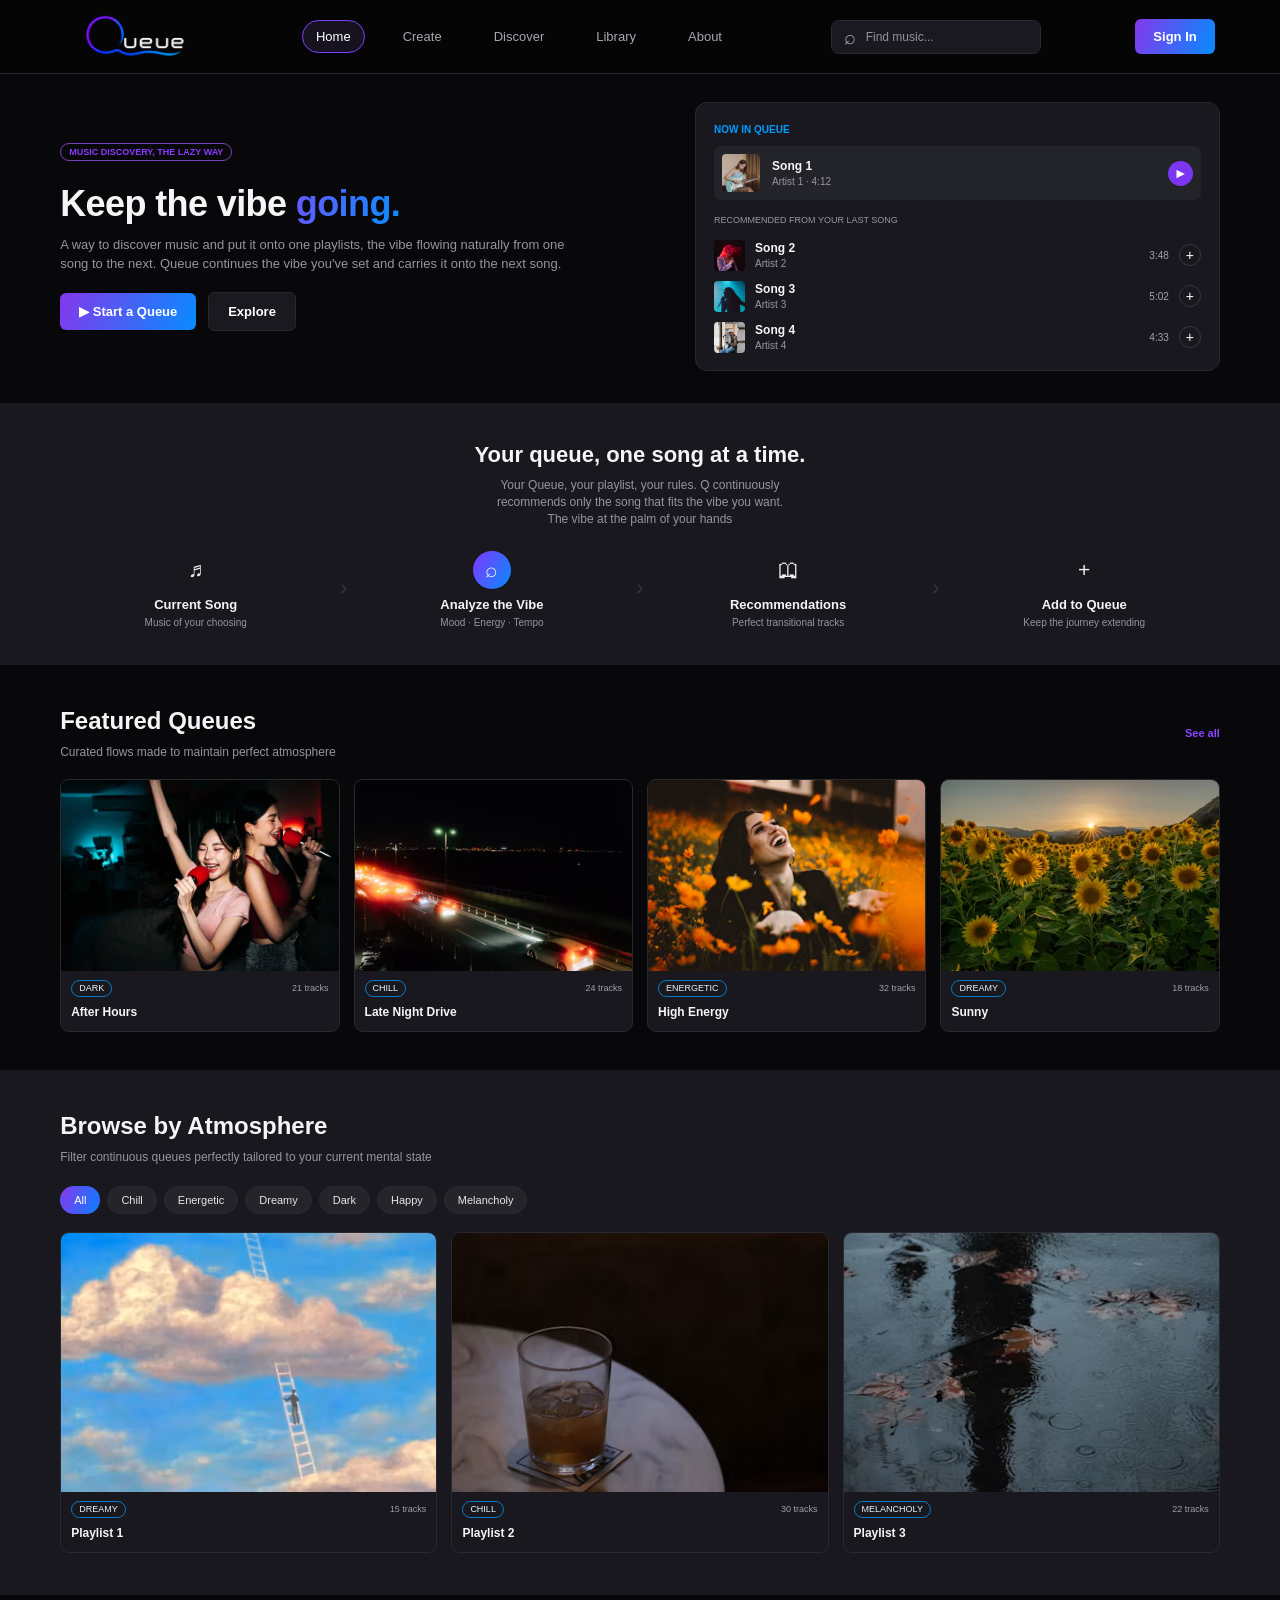
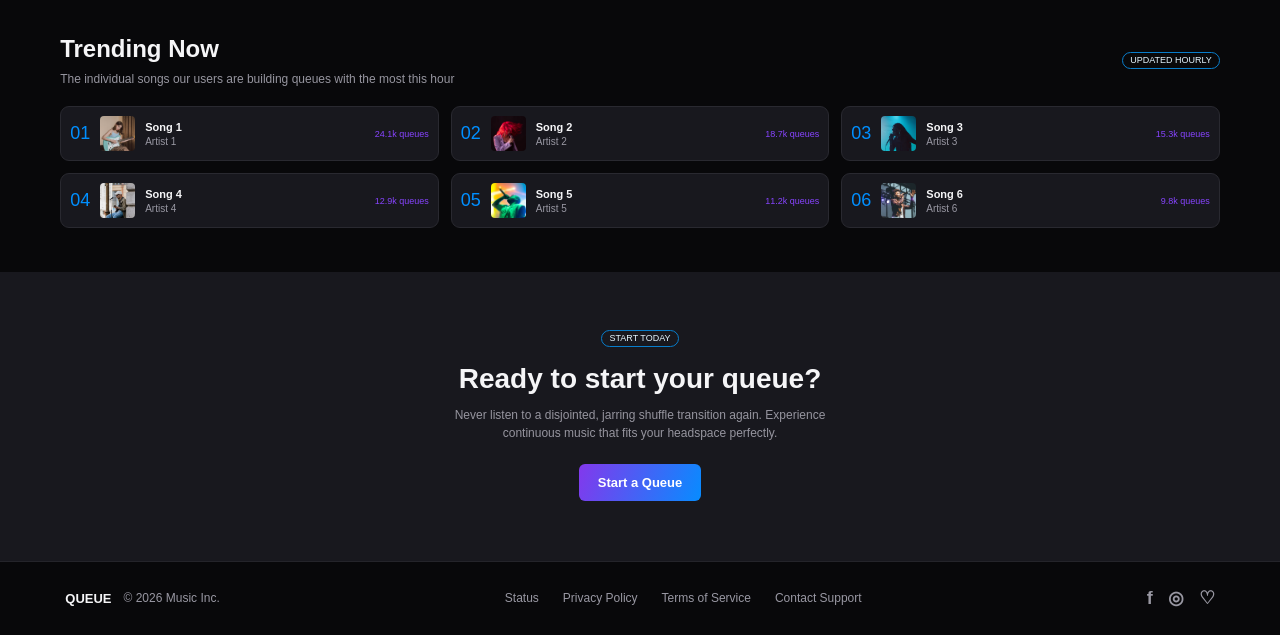
<file: home.html>
<!DOCTYPE html>
<html lang="en">

  <head>
    <meta charset="UTF-8">
    <meta name="viewport" content="width=device-width, initial-scale=1.0">

    <title>Home</title>
    <link rel="stylesheet" href="styles.css">
  </head>

  <body>
    <header class="site-header">
      <a class="brand" href="home.html">
        <img src="images/queue-logo.png" alt="">
      </a>

      <nav class="main-nav">
        <a href="home.html" class="active">Home</a>
        <a href="create.html" class="">Create</a>
        <a href="discover.html" class="">Discover</a>
        <a href="library.html" class="">Library</a>
        <a href="about.html" class="">About</a>
      </nav>

      <form class="header-search" action="discover.html">
        <span class="search-symbol">⌕</span>
        <input type="search" name="q" placeholder="Find music..." aria-label="Find music">
      </form>

      <a class="sign-in" href="#" data-message="Sign in dont wok lmap.">Sign In</a>
    </header>

    <main>
      <section class="home-hero content-width">
        <div class="hero-copy">
          <span class="eyebrow">MUSIC DISCOVERY, THE LAZY WAY</span>
          <h1>Keep the vibe <span class="gradient-text">going.</span></h1>
          <p>A way to discover music and put it onto one playlists, the vibe flowing naturally from one song to the next. Queue continues the vibe you've set and carries it onto the next song.</p>
          <a class="button primary" href="create.html">&#9654; Start a Queue</a>
          <a class="button secondary" href="discover.html">Explore</a>
        </div>

        <div class="queue-preview panel">
          <span class="eyebrow blue">NOW IN QUEUE</span>
          <div class="now-playing">
            <img src="images/artists/1.png" alt="Album artwork">
            <div><strong>Song 1</strong>
              <span>Artist 1 · 4:12</span>
            </div><button class="round-button" data-message="Demo player paused.">&#9658;</button>
          </div>

          <p class="small-label">RECOMMENDED FROM YOUR LAST SONG</p>
          <div class="mini-track">
            <img src="images/artists/2.png" alt="">
            <div>
              <strong>Song 2</strong>
              <span>Artist 2</span>
            </div>
            <span>3:48</span>
            <a href="create.html">+</a>
          </div>

          <div class="mini-track">
            <img src="images/artists/3.png" alt="">
            <div>
              <strong>Song 3</strong>
              <span>Artist 3</span>
            </div>
            <span>5:02</span>
            <a href="create.html">+</a>
          </div>

          <div class="mini-track">
            <img src="images/artists/4.png" alt="">
            <div>
              <strong>Song 4</strong>
              <span>Artist 4</span>
            </div>
            <span>4:33</span>
            <a href="create.html">+</a>
          </div>
        </div>
      </section>

      <section class="how-strip">
        <div class="content-width">
          <h2>Your queue, one song at a time.</h2>
          <p class="section-description">Your Queue, your playlist, your rules. Q continuously<br class="desktop-only"> recommends only the song that fits the vibe you want.<br class="desktop-only"> The vibe at the palm of your hands</p>
          <div class="steps-grid">
            <div>
              <span class="step-icon">&#9836;</span>
              <h3>Current Song</h3>
              <p>Music of your choosing</p>
            </div>

            <div>
              <span class="step-icon active-icon">&#x2315;</span>
              <h3>Analyze the Vibe</h3>
              <p>Mood · Energy · Tempo</p>
            </div>

            <div><span class="step-icon">&#x1F56E</span>
              <h3>Recommendations</h3>
              <p>Perfect transitional tracks</p>
            </div>

            <div>
              <span class="step-icon">+</span>
              <h3>Add to Queue</h3>
              <p>Keep the journey extending</p>
            </div>
          </div>
        </div>
      </section>

      <section class="content-width home-section">
        <div class="section-heading">
          <div>
            <h2>Featured Queues</h2>
            <p>Curated flows made to maintain perfect atmosphere</p>
          </div>
          <a href="discover.html" class="see-all">See all</a>
        </div>

        <div class="queue-cards four">
          <a class="art-card" href="discover.html">
            <img src="images/playlists/1.png" alt="After Hours playlist artwork">
            <div class="art-meta">
              <span class="tag">DARK</span>
              <span>21 tracks</span>
            </div>
            <h3>After Hours</h3>
          </a>

          <a class="art-card" href="discover.html">
            <img src="images/playlists/3.png" alt="Late night drive playlist artwork">
            <div class="art-meta">
              <span class="tag">CHILL</span>
              <span>24 tracks</span>
            </div>
            <h3>Late Night Drive</h3>
          </a>

          <a class="art-card" href="discover.html">
            <img src="images/playlists/4.png" alt="High energy playlist artwork">
            <div class="art-meta">
              <span class="tag">ENERGETIC</span>
              <span>32 tracks</span>
            </div>
            <h3>High Energy</h3>
          </a>

          <a class="art-card" href="discover.html">
            <img src="images/playlists/5.png" alt="Dreamy playlist artwork">
            <div class="art-meta">
              <span class="tag">DREAMY</span>
              <span>18 tracks</span>
            </div>
            <h3>Sunny</h3>
          </a>
        </div>
      </section>

      <section class="atmosphere-section">
        <div class="content-width">
          <h2>Browse by Atmosphere</h2>
          <p>Filter continuous queues perfectly tailored to your current mental state</p>
          <div class="pill-row mood-filters">
            <button class="pill selected" data-filter="all">All</button>
            <button class="pill" data-filter="chill">Chill</button>
            <button class="pill" data-filter="energetic">Energetic</button>
            <button class="pill" data-filter="dreamy">Dreamy</button>
            <button class="pill" data-filter="dark">Dark</button>
            <button class="pill" data-filter="happy">Happy</button>
            <button class="pill" data-filter="melancholy">Melancholy</button>
          </div>

          <div class="queue-cards three filter-cards">
            <a class="art-card" data-mood="dreamy" href="discover.html">
              <img src="images/playlists/2.png" alt=""><div class="art-meta">
                <span class="tag">DREAMY</span>
                <span>15 tracks</span>
              </div><h3>Playlist 1</h3>
            </a>

            <a class="art-card" data-mood="chill" href="discover.html">
              <img src="images/playlists/7.png" alt="">
              <div class="art-meta">
                <span class="tag">CHILL</span>
                <span>30 tracks</span>
              </div>
              <h3>Playlist 2</h3>
            </a>

            <a class="art-card" data-mood="melancholy" href="discover.html">
              <img src="images/playlists/6.png" alt="">
              <div class="art-meta">
                <span class="tag">MELANCHOLY</span>
                <span>22 tracks</span>
              </div>
              <h3>Playlist 3</h3>
            </a>
          </div>
        </div>
      </section>

      <section class="content-width home-section trending-section">
        <div class="section-heading">
          <div>
            <h2>Trending Now</h2>
            <p>The individual songs our users are building queues with the most this hour</p>
          </div>
          <span class="tag">UPDATED HOURLY</span>
        </div>

        <div class="trending-grid">
          <a href="create.html" class="trend-item">
            <b>01</b>
            <img src="images/artists/1.png" alt=""><span>
              <strong>Song 1</strong>
              <small>Artist 1</small>
            </span>
            <em>24.1k queues</em>
          </a>

          <a href="create.html" class="trend-item">
            <b>02</b>
            <img src="images/artists/2.png" alt="">
            <span>
              <strong>Song 2</strong>
              <small>Artist 2</small>
            </span>
            <em>18.7k queues</em>
          </a>

          <a href="create.html" class="trend-item">
            <b>03</b>
            <img src="images/artists/3.png" alt="">
            <span>
              <strong>Song 3</strong>
              <small>Artist 3</small>
            </span>
            <em>15.3k queues</em>
          </a>

          <a href="create.html" class="trend-item">
            <b>04</b>
            <img src="images/artists/4.png" alt="">
            <span>
              <strong>Song 4</strong>
              <small>Artist 4</small>
            </span>
            <em>12.9k queues</em>
          </a>

          <a href="create.html" class="trend-item">
            <b>05</b>
            <img src="images/artists/5.png" alt="">
            <span>
              <strong>Song 5</strong>
              <small>Artist 5</small>
            </span><em>11.2k queues</em>
          </a>

          <a href="create.html" class="trend-item">
            <b>06</b>
            <img src="images/artists/6.png" alt="">
            <span>
              <strong>Song 6</strong>
              <small>Artist 6</small>
            </span>
            <em>9.8k queues</em>
          </a>
        </div>
      </section>
      
      <section class="home-cta"><span class="tag">START TODAY</span>
        <h2>Ready to start your queue?</h2><p>Never listen to a disjointed, jarring shuffle transition again. Experience<br class="desktop-only"> continuous music that fits your headspace perfectly.</p><a class="button primary" href="create.html">Start a Queue</a>
      </section>
    </main>

    <footer class="site-footer">
      <div><strong>QUEUE</strong>
        <span>© 2026 Music Inc.</span>
      </div>

      <div class="footer-links">
        <a href="about.html#status">Status</a>
        <a href="about.html#privacy">Privacy Policy</a>
        <a href="about.html#terms">Terms of Service</a>
        <a href="about.html#contact">Contact Support</a>
      </div>

      <div class="social-links">
        <a href="#" aria-label="Facebook">f</a>
        <a href="#" aria-label="Instagram">◎</a>
        <a href="#" aria-label="Twitter">♡</a>
      </div>
    </footer>
    <script src="script.js"></script>
  </body>
</html>
</file>
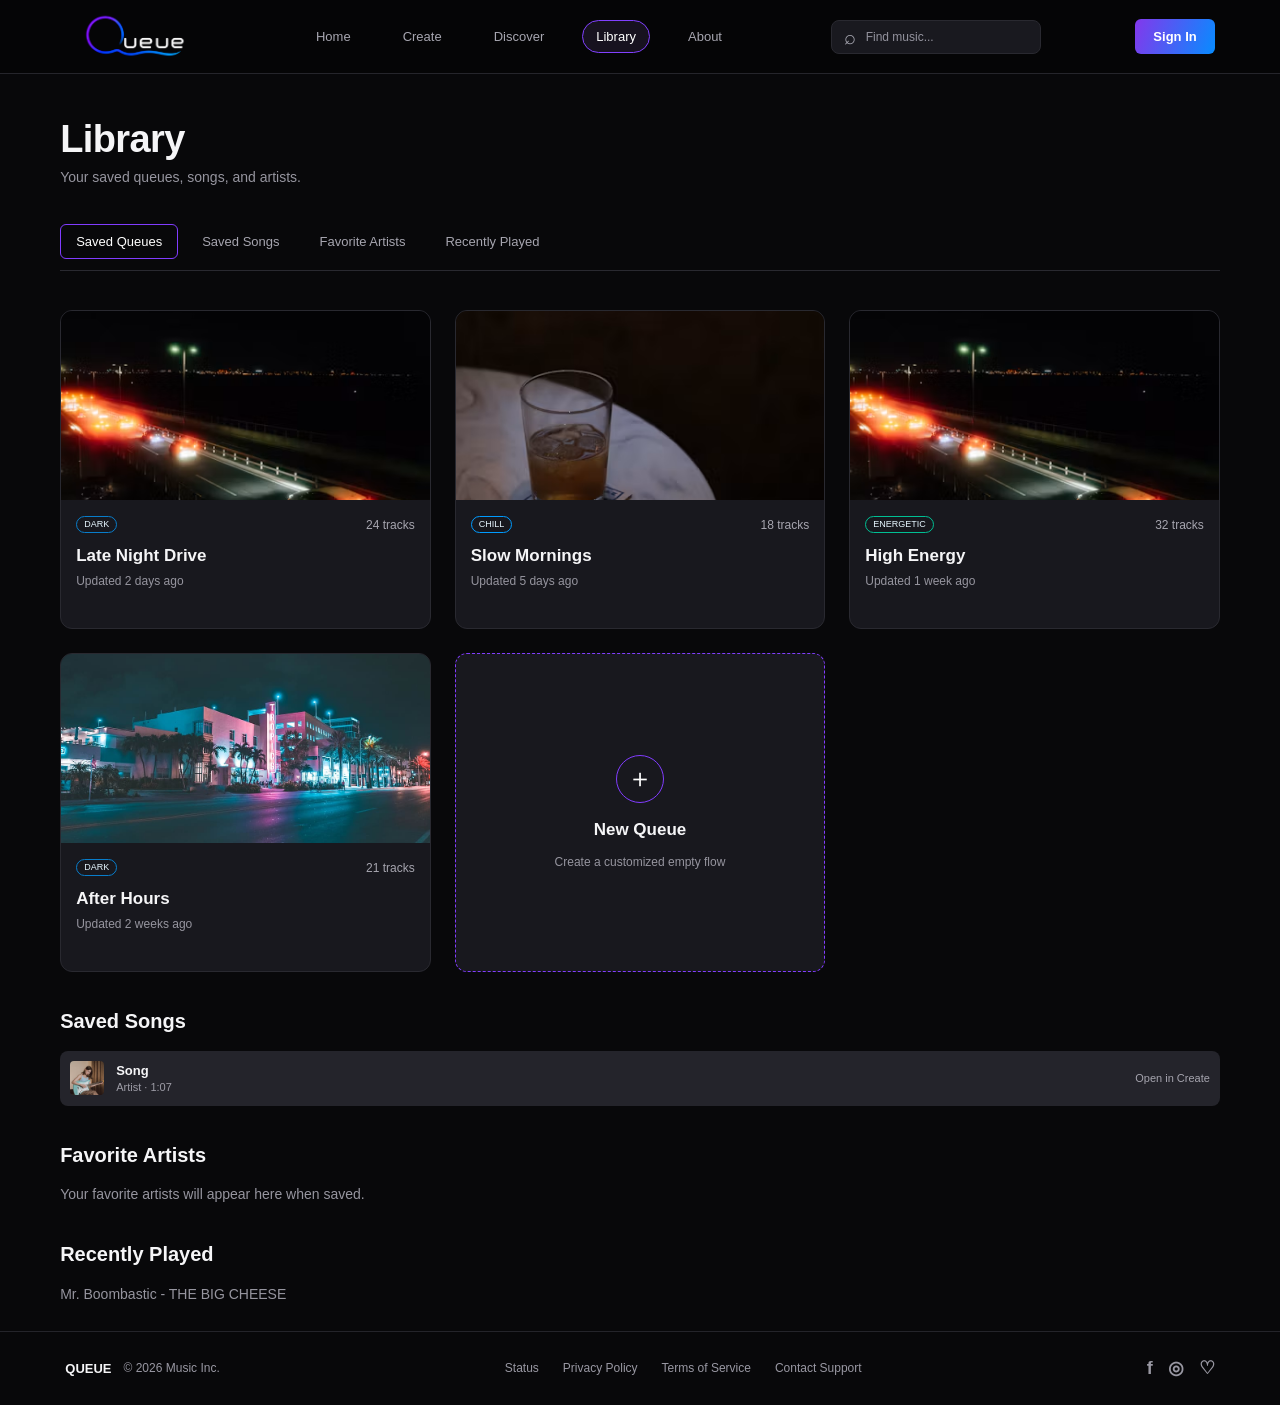
<file: library.html>
<!DOCTYPE html>
<html lang="en">


  <head>
    <meta charset="UTF-8">
    <meta name="viewport" content="width=device-width, initial-scale=1.0">

    <title>Library</title>
    <link rel="stylesheet" href="styles.css">
  </head>

  <body>
    <header class="site-header">
      <a class="brand" href="index.html">
        <img src="images/queue-logo.png" alt="Queue">
      </a>

      <nav class="main-nav">
        <a href="index.html" class="">Home</a>
        <a href="create.html" class="">Create</a>
        <a href="discover.html" class="">Discover</a>
        <a href="library.html" class="active">Library</a>
        <a href="about.html" class="">About</a>
      </nav>

      <form class="header-search" action="discover.html">
        <span class="search-symbol">⌕</span>
        <input type="search" name="q" placeholder="Find music..." aria-label="Find music">
      </form>

      <a class="sign-in" href="#" data-message="Sign in is a demo feature.">Sign In</a>
    </header>

    <main>
      <section class="content-width library-page">
        <div class="page-intro">
          <h1>Library</h1>
          <p>Your saved queues, songs, and artists.</p>
        </div>

        <div class="tabs">
          <a href="#queues" class="active">Saved Queues</a>
          <a href="#songs">Saved Songs</a>
          <a href="#artists">Favorite Artists</a>
          <a href="#recent">Recently Played</a>
        </div>

        <section id="queues" class="library-grid">
          <a class="library-card" href="create.html">
            <img src="images/playlists/3.png" alt="">
            <div class="library-card-info">
              <div>
                <span class="tag">DARK</span>
                <span>24 tracks</span>
              </div>
              <h2>Late Night Drive</h2>
              <p>Updated 2 days ago</p>
            </div>
          </a>

          <a class="library-card" href="create.html">
            <img src="images/playlists/7.png" alt="">
            <div class="library-card-info">
              <div>
                <span class="tag blue-tag">CHILL</span>
                <span>18 tracks</span>
              </div><h2>Slow Mornings</h2>
              <p>Updated 5 days ago</p>
            </div>
          </a>

          <a class="library-card" href="create.html">
            <img src="images/playlists/3.png" alt="">
            <div class="library-card-info">
              <div>
                <span class="tag green-tag">ENERGETIC</span>
                <span>32 tracks</span>
              </div>
              <h2>High Energy</h2>
              <p>Updated 1 week ago</p>
            </div>
          </a>

          <a class="library-card" href="create.html">
            <img src="images/playlists/after_hours.jpg" alt="">
            <div class="library-card-info">
              <div>
                <span class="tag">DARK</span>
                <span>21 tracks</span>
              </div>
              <h2>After Hours</h2>
              <p>Updated 2 weeks ago</p>
            </div>
          </a>

          <a class="new-queue" href="create.html">
            <span>＋</span>
            <h2>New Queue</h2>
            <p>Create a customized empty flow</p>
          </a>
        </section>

        <section id="songs" class="library-extra">
          <h2>Saved Songs</h2>
          <div class="queue-row">
            <img src="images/artists/1.png" alt="">
            <div class="song-name">
              <strong>Song</strong>
              <span>Artist · 1:07</span>
            </div>
            <a href="create.html">Open in Create</a>
          </div>
        </section>

        <section id="artists" class="library-extra">
          <h2>Favorite Artists</h2>
          <p>Your favorite artists will appear here when saved.</p>
        </section>

        <section id="recent" class="library-extra">
          <h2>Recently Played</h2>
          <p>Mr. Boombastic - THE BIG CHEESE</p>
        </section>
      </section>
    </main>

    <footer class="site-footer">
      <div><strong>QUEUE</strong>
        <span>© 2026 Music Inc.</span>
      </div>
      <div class="footer-links">
        <a href="about.html#status">Status</a>
        <a href="about.html#privacy">Privacy Policy</a>
        <a href="about.html#terms">Terms of Service</a>
        <a href="about.html#contact">Contact Support</a>
      </div>

      <div class="social-links">
        <a href="#" aria-label="Facebook">f</a>
        <a href="#" aria-label="Instagram">◎</a>
        <a href="#" aria-label="Twitter">♡</a>
      </div>
    </footer>
    <script src="script.js"></script>
  </body>
</html>
</file>
<file: styles.css>
@charset "utf-8";

/*=======================*/
/*=======================*/
/* for everythhing       */
/*=======================*/
/*=======================*/

* 
{
  box-sizing: border-box;
}

html 
{
  background: #08080a;
  color: #f5f5f7;
  font-family: Arial, Helvetica, sans-serif;
  scroll-behavior: smooth;
}

body 
{
  margin: 0;
  background: #08080a;
  color: #f5f5f7;
  font-size: 14px;
}

a 
{
  color: inherit;
  text-decoration: none;
}

button, input 
{
  font: inherit;
}

button, a 
{
  -webkit-tap-highlight-color: transparent;
}

button 
{
  cursor: pointer;
}

.site-header 
{
  height: 74px;
  padding: 0 5.1%;
  display: flex;
  align-items: center;
  justify-content: space-between;
  gap: 26px;
  border-bottom: 1px solid #25252b;
  background: #050506;
}

.brand 
{
  width: 142px;
  flex-shrink: 0;
  display: flex;
  align-items: center;
}

.brand img 
{
  display: block;
  width: 100%;
  height: auto;
  max-height: 50px;
  object-fit: contain;
}

.main-nav 
{
  display: flex;
  align-items: center;
  justify-content: center;
  gap: 24px;
  white-space: nowrap;
}

.main-nav a 
{
  display: inline-block;
  padding: 8px 13px;
  border: 1px solid transparent;
  border-radius: 24px;
  color: #a7a6b0;
  font-size: 13px;
}

.main-nav a:hover, .main-nav a.active 
{
  color: #fff;
}

.main-nav a.active 
{
  border-color: #8140ff;
  background: #17121f;
}

.header-search 
{
  display: flex;
  align-items: center;
  gap: 8px;
  width: 210px;
  height: 34px;
  padding: 0 12px;
  border: 1px solid #292930;
  border-radius: 8px;
  background: #19191f;
  flex-shrink: 0;
}

.search-symbol 
{
  color: #aaaab4;
  font-size: 20px;
  line-height: 1;
}

.header-search input 
{
  min-width: 0;
  width: 100%;
  border: 0;
  outline: 0;
  color: #f5f5f7;
  background: transparent;
  font-size: 12px;
}

.header-search input::placeholder 
{
  color: #93929d;
}

.sign-in, .button 
{
  display: inline-flex;
  align-items: center;
  justify-content: center;
  border: 0;
  border-radius: 6px;
  padding: 11px 19px;
  color: white;
  font-weight: 600;
  font-size: 13px;
  background: linear-gradient(110deg, #8338ec, #078cff);
  white-space: nowrap;
}

.sign-in 
{
  padding: 10px 18px;
  flex-shrink: 0;
}

.content-width 
{
  width: 90.6%;
  max-width: 1170px;
  margin-left: auto;
  margin-right: auto;
}

main 
{
  min-height: calc(100vh - 140px);
}

h1, h2, h3, p 
{
  margin-top: 0;
}

h1 
{
  font-size: 36px;
  line-height: 1.16;
  letter-spacing: -.6px;
}

h2 
{
  font-size: 20px;
  line-height: 1.3;
}

h3 
{
  font-size: 14px;
}

p 
{
  color: #96959f;
  line-height: 1.5;
}

.small, small 
{
  color: #9998a3;
  font-size: 11px;
}

.eyebrow 
{
  display: inline-block;
  color: #873dff;
  font-size: 10px;
  font-weight: 700;
}

.eyebrow.blue 
{
  color: #009bff;
}

.gradient-text 
{
  color: #168dff;
  background: linear-gradient(100deg, #6558ff, #078fff);
  -webkit-background-clip: text;
  background-clip: text;
  -webkit-text-fill-color: transparent;
}

.button.primary 
{
  min-width: 108px;
}

.button.secondary 
{
  margin-left: 8px;
  background: #19191f;
  border: 1px solid #27272d;
}

.panel 
{
  border: 1px solid #292930;
  border-radius: 12px;
  background: #18181e;
}

.site-footer 
{
  min-height: 74px;
  padding: 20px 5.1%;
  border-top: 1px solid #24242a;
  display: flex;
  align-items: center;
  justify-content: space-between;
  gap: 20px;
  color: #9998a3;
  font-size: 12px;
}

.site-footer > div:first-child 
{
  display: flex;
  align-items: center;
  gap: 12px;
  white-space: nowrap;
}

.site-footer strong 
{
  color: #f5f5f7;
  font-size: 13px;
}

.footer-links, .social-links 
{
  display: flex;
  align-items: center;
  gap: 24px;
}

.footer-links a:hover 
{
  color: white;
}

.social-links 
{
  gap: 15px;
  font-size: 18px;
  font-weight: bold;
}


/*=======================*/
/*=======================*/
/* HOME PAGE - home.html */
/*=======================*/
/*=======================*/ 

.home-hero 
{
  min-height: 296px;
  display: grid;
  grid-template-columns: 1.05fr .95fr;
  gap: 55px;
  align-items: center;
  padding-top: 28px;
  padding-bottom: 32px;
}

.hero-copy .eyebrow 
{
  border: 1px solid #7742bd;
  border-radius: 12px;
  padding: 3px 8px;
  font-size: 9px;
}

.hero-copy h1 
{
  margin: 22px 0 10px;
  font-size: 36px;
}

.hero-copy p 
{
  max-width: 510px;
  margin-bottom: 18px;
  font-size: 13px;
}

.queue-preview 
{
  padding: 17px 18px 12px;
  min-width: 0;
}

.now-playing 
{
  display: flex;
  align-items: center;
  gap: 12px;
  margin: 10px 0 14px;
  padding: 8px;
  border-radius: 7px;
  background: #23232a;
}

.now-playing img, .mini-track img 
{
  width: 38px;
  height: 38px;
  border-radius: 4px;
  object-fit: cover;
}

.now-playing div, .mini-track div 
{
  display: flex;
  flex-direction: column;
  gap: 3px;
  flex: 1;
  min-width: 0;
}

.now-playing strong, .mini-track strong 
{
  font-size: 12px;
}

.now-playing span, .mini-track div span 
{
  color: #9998a3;
  font-size: 10px;
}

.round-button 
{
  width: 25px;
  height: 25px;
  border: 0;
  border-radius: 50%;
  color: white;
  background: #7d35f4;
}

.small-label 
{
  margin: 0 0 7px;
  color: #9998a3;
  font-size: 9px;
}

.mini-track 
{
  display: flex;
  align-items: center;
  gap: 10px;
  padding: 5px 0;
}

.mini-track img 
{
  width: 31px;
  height: 31px;
}

.mini-track > span 
{
  color: #a5a4ad;
  font-size: 10px;
}

.mini-track > a 
{
  display: grid;
  place-items: center;
  width: 22px;
  height: 22px;
  border: 1px solid #373740;
  border-radius: 50%;
  color: white;
}

.how-strip 
{
  padding: 38px 0 35px;
  background: #18181e;
  text-align: center;
}

.how-strip h2 
{
  margin-bottom: 8px;
  font-size: 22px;
}

.section-description 
{
  margin-bottom: 24px;
  font-size: 12px;
  line-height: 1.4;
}

.steps-grid 
{
  display: grid;
  grid-template-columns: repeat(4, 1fr);
  gap: 25px;
}

.steps-grid > div 
{
  position: relative;
}

.steps-grid > div:not(:last-child)::after 
{
  content: "›";
  position: absolute;
  right: -16px;
  top: 24px;
  color: #34343d;
  font-size: 22px;
}

.step-icon 
{
  display: inline-grid;
  place-items: center;
  height: 38px;
  width: 38px;
  margin-bottom: 8px;
  color: #eee;
  font-size: 21px;
}

.active-icon 
{
  border-radius: 50%;
  background: linear-gradient(120deg, #8235ff, #078cff);
}

.steps-grid h3 
{
  margin: 0 0 3px;
  font-size: 13px;
}

.steps-grid p 
{
  margin: 0;
  font-size: 10px;
}

.home-section 
{
  padding-top: 40px;
  padding-bottom: 38px;
}

.section-heading 
{
  display: flex;
  align-items: center;
  justify-content: space-between;
  gap: 20px;
  margin-bottom: 18px;
}

.section-heading h2 
{
  margin-bottom: 6px;
  font-size: 24px;
}

.section-heading p 
{
  margin: 0;
  font-size: 12px;
}

.see-all 
{
  color: #8d44ff;
  font-size: 11px;
  font-weight: 700;
}

.queue-cards 
{
  display: grid;
  gap: 14px;
}

.queue-cards.four 
{
  grid-template-columns: repeat(4, minmax(0, 1fr));
}

.queue-cards.three 
{
  grid-template-columns: repeat(3, minmax(0, 1fr));
}

.art-card 
{
  display: block;
  overflow: hidden;
  padding: 0 0 12px;
  border: 1px solid #292930;
  border-radius: 9px;
  background: #18181e;
}

.art-card > img 
{
  display: block;
  width: 100%;
  aspect-ratio: 1.45 / 1;
  object-fit: cover;
}

.art-meta 
{
  display: flex;
  justify-content: space-between;
  align-items: center;
  gap: 8px;
  padding: 9px 10px 5px;
  color: #a09fa9;
  font-size: 9px;
}

.tag 
{
  display: inline-block;
  padding: 3px 7px;
  border: 1px solid #087dcb;
  border-radius: 10px;
  color: #e6f6ff;
  font-size: 9px;
  line-height: 1;
  white-space: nowrap;
}

.art-card h3 
{
  margin: 3px 10px 0;
  font-size: 12px;
}

.atmosphere-section 
{
  padding: 40px 0 42px;
  background: #18181e;
}

.atmosphere-section h2 
{
  margin-bottom: 7px;
  font-size: 24px;
}

.atmosphere-section > .content-width > p 
{
  margin-bottom: 20px;
  font-size: 12px;
}

.pill-row 
{
  display: flex;
  align-items: center;
  flex-wrap: wrap;
  gap: 7px;
}

.pill 
{
  padding: 7px 13px;
  border: 1px solid #292930;
  border-radius: 18px;
  background: #24242b;
  color: #e5e4e9;
  font-size: 11px;
  white-space: nowrap;
}

.pill:hover, .pill.selected 
{
  border-color: transparent;
  color: #fff;
  background: linear-gradient(110deg, #8738ef, #087fff);
}

.mood-filters 
{
  margin-bottom: 18px;
}

.trending-section 
{
  padding-top: 38px;
  padding-bottom: 44px;
}

.trending-section .section-heading h2 
{
  margin-bottom: 6px;
}

.trending-grid 
{
  display: grid;
  grid-template-columns: repeat(3, minmax(0, 1fr));
  gap: 12px;
}

.trend-item 
{
  display: flex;
  align-items: center;
  gap: 10px;
  min-width: 0;
  padding: 9px;
  border: 1px solid #292930;
  border-radius: 9px;
  background: #18181e;
}

.trend-item > b 
{
  color: #008fff;
  font-size: 18px;
  font-weight: 500;
}

.trend-item img 
{
  width: 35px;
  height: 35px;
  object-fit: cover;
  border-radius: 4px;
}

.trend-item > span 
{
  display: flex;
  flex-direction: column;
  gap: 3px;
  min-width: 0;
}

.trend-item strong 
{
  font-size: 11px;
}

.trend-item small 
{
  font-size: 10px;
}

.trend-item em 
{
  margin-left: auto;
  color: #8744ff;
  font-size: 9px;
  font-style: normal;
  white-space: nowrap;
}

.home-cta 
{
  padding: 56px 20px 60px;
  text-align: center;
  background: #18181e;
}

.home-cta .tag 
{
  margin-bottom: 14px;
}

.home-cta h2 
{
  margin-bottom: 8px;
  font-size: 28px;
}

.home-cta p 
{
  margin-bottom: 22px;
  font-size: 12px;
}


/*=======================*/
/*=======================*/
/* headers for everyone  */
/*=======================*/
/*=======================*/

.page-intro 
{
  padding-top: 36px;
  margin-bottom: 30px;
}

.page-intro h1 
{
  margin-bottom: 6px;
  font-size: 34px;
}

.page-intro p 
{
  margin: 0;
  font-size: 14px;
}

/*=======================*/
/*=======================*/
/* CREATE PAGE           */
/*=======================*/
/*=======================*/

.create-page 
{
  padding-bottom: 54px;
}

.create-page .page-intro 
{
  padding-top: 38px;
  margin-bottom: 32px;
}

.create-layout 
{
  display: grid;
  grid-template-columns: 1.55fr 1.05fr;
  gap: 27px;
  align-items: start;
}

.create-left 
{
  display: flex;
  flex-direction: column;
  gap: 20px;
}

.add-songs, .current-queue, .vibe-panel 
{
  padding: 20px;
}

.add-songs h2, .current-queue h2, .vibe-panel > h2 
{
  margin-bottom: 15px;
  font-size: 14px;
}

.song-search 
{
  display: flex;
  align-items: center;
  gap: 10px;
  height: 36px;
  padding: 0 12px;
  border: 1px solid #2b2b33;
  border-radius: 7px;
  background: #222229;
  color: #a8a7b1;
}

.song-search input 
{
  width: 100%;
  border: 0;
  outline: 0;
  background: transparent;
  color: white;
  font-size: 12px;
}

.song-search button 
{
  display: none;
  border: 0;
  background: transparent;
  color: white;
}

.panel-heading 
{
  display: flex;
  align-items: center;
  justify-content: space-between;
}

.panel-heading h2 
{
  margin: 0 0 16px;
}

.panel-heading > span 
{
  margin-bottom: 16px;
  color: #9998a3;
  font-size: 12px;
}

.queue-row 
{
  display: flex;
  align-items: center;
  gap: 12px;
  min-height: 55px;
  margin-bottom: 9px;
  padding: 8px 10px;
  border-radius: 8px;
  background: #24242b;
}

.queue-row .drag 
{
  color: #9998a3;
  font-size: 17px;
}

.queue-row .number 
{
  color: #9998a3;
  font-size: 12px;
}

.queue-row > img 
{
  width: 34px;
  height: 34px;
  border-radius: 4px;
  object-fit: cover;
}

.song-name 
{
  display: flex;
  flex-direction: column;
  gap: 3px;
  min-width: 0;
  flex: 1;
}

.song-name strong 
{
  color: #f5f5f7;
  font-size: 13px;
}

.song-name span 
{
  color: #9d9ca6;
  font-size: 11px;
}

.duration 
{
  color: #9998a3;
  font-size: 12px;
}

.delete-song 
{
  width: 25px;
  height: 25px;
  border: 0;
  border-radius: 50%;
  color: #ff3939;
  background: #3a2228;
}

.save-queue 
{
  width: 100%;
  margin-top: 7px;
  min-height: 43px;
}

.vibe-panel 
{
  padding: 20px 20px 18px;
}

.vibe-panel > h2 
{
  margin-bottom: 23px;
}

.control-group 
{
  margin-bottom: 20px;
}

.control-group h3, .slider-group label 
{
  display: block;
  margin-bottom: 10px;
  color: #a3a2ac;
  font-size: 10px;
  font-weight: 700;
}

.control-group .pill-row 
{
  gap: 7px;
}

.control-group .pill 
{
  padding: 7px 13px;
}

.slider-group 
{
  margin-bottom: 16px;
}

.slider-group > div 
{
  display: flex;
  align-items: center;
  gap: 10px;
  color: #85848f;
  font-size: 10px;
}

.slider-group input 
{
  width: 100%;
  accent-color: #168dff;
}

.last-track 
{
  display: flex;
  align-items: center;
  gap: 14px;
  margin-top: 34px;
  padding: 15px 16px;
  min-height: 74px;
  border-left: 3px solid #813cff;
  border-radius: 7px;
  background: #18181e;
}

.last-track > img 
{
  width: 45px;
  height: 45px;
  object-fit: cover;
  border-radius: 4px;
}

.last-track > div:nth-child(2) 
{
  display: flex;
  flex-direction: column;
  gap: 4px;
  flex: 1;
}

.last-track strong 
{
  font-size: 14px;
}

.track-tags 
{
  display: flex;
  gap: 8px;
  flex-wrap: wrap;
}

.track-tags span, .chips span 
{
  padding: 5px 7px;
  border-radius: 3px;
  color: #a6a5af;
  background: #24242b;
  font-size: 9px;
  white-space: nowrap;
}

.recommendations 
{
  padding-top: 22px;
}

.recommendations > h2 
{
  margin-bottom: 18px;
  font-size: 20px;
}

.recommendation-grid 
{
  display: grid;
  grid-template-columns: repeat(3, minmax(0, 1fr));
  gap: 16px;
}

.recommendation 
{
  padding: 12px;
  min-width: 0;
}

.recommendation > img 
{
  display: block;
  width: 100%;
  aspect-ratio: 1.7 / 1;
  border-radius: 5px;
  object-fit: cover;
  margin-bottom: 12px;
}

.recommend-meta 
{
  display: flex;
  justify-content: space-between;
  gap: 10px;
  margin-bottom: 9px;
  font-size: 11px;
}

.recommend-meta strong 
{
  color: #009dff;
}

.recommend-meta span 
{
  color: #a1a0aa;
}

.recommendation h3 
{
  margin-bottom: 2px;
}

.recommendation p 
{
  margin-bottom: 8px;
  font-size: 11px;
}

.chips 
{
  display: flex;
  flex-wrap: wrap;
  gap: 4px;
  margin-bottom: 12px;
}

.chips span 
{
  padding: 3px 5px;
  font-size: 8px;
}

.outline-button 
{
  width: 100%;
  padding: 8px 10px;
  border: 1px solid #813cff;
  border-radius: 5px;
  color: white;
  background: transparent;
  font-size: 11px;
  font-weight: 600;
}

.outline-button:hover 
{
  background: #29203b;
}

.recommend-note 
{
  margin: 20px 0 0;
  text-align: center;
  font-size: 11px;
}

/*=======================*/
/*=======================*/
/* DISCOVER PAGE         */
/*=======================*/
/*=======================*/

.discover-page 
{
  padding-bottom: 44px;
}

.discover-page .page-intro 
{
  padding-top: 22px;
  margin-bottom: 38px;
}

.discover-page .page-intro h1 
{
  font-size: 30px;
}

.discover-feature-grid 
{
  display: grid;
  grid-template-columns: 1.55fr 1fr;
  gap: 17px;
  margin-bottom: 42px;
}

.feature-large, .feature-small 
{
  overflow: hidden;
  border: 1px solid #292930;
  border-radius: 12px;
  background: #18181e;
}

.feature-large > img 
{
  display: block;
  width: 100%;
  aspect-ratio: 2.25 / 1;
  object-fit: cover;
}

.feature-info 
{
  padding: 15px 17px 18px;
  display: grid;
  grid-template-columns: 1fr auto;
  gap: 8px 12px;
}

.feature-info h2 
{
  margin: 10px 0 0;
  font-size: 18px;
}

.feature-info > span 
{
  color: #a5a4ad;
  font-size: 11px;
  padding-top: 5px;
}

.feature-info p 
{
  grid-column: 1 / -1;
  margin: 0;
  font-size: 12px;
}

.feature-small-list 
{
  display: flex;
  flex-direction: column;
  gap: 17px;
}

.feature-small 
{
  display: grid;
  grid-template-columns: 37% 1fr;
  min-height: 126px;
}

.feature-small > img 
{
  width: 100%;
  height: 100%;
  min-height: 126px;
  object-fit: cover;
}

.feature-small > div 
{
  padding: 12px 12px 10px;
  min-width: 0;
}

.feature-label 
{
  display: flex;
  align-items: center;
  justify-content: space-between;
  gap: 8px;
}

.feature-label small 
{
  white-space: nowrap;
}

.feature-small h2 
{
  margin: 8px 0 6px;
  font-size: 14px;
}

.feature-small p 
{
  margin: 0;
  font-size: 11px;
  line-height: 1.3;
}

.browse-block 
{
  margin-bottom: 42px;
}

.browse-block h2, .creator-section h2, .directory-section h2 
{
  margin-bottom: 17px;
  font-size: 16px;
}

.discover-trending 
{
  margin-bottom: 42px;
}

.discover-trending .section-heading h2 
{
  font-size: 16px;
  margin: 0;
}

.discover-trending .trending-grid 
{
  grid-template-columns: repeat(4, minmax(0, 1fr));
}

.discover-trending .trend-item 
{
  padding: 7px;
  gap: 8px;
}

.discover-trending .trend-item > b 
{
  font-size: 17px;
}

.discover-trending .trend-item img 
{
  width: 34px;
  height: 34px;
}

.discover-trending .trend-item em 
{
  font-size: 8px;
}

.creator-section 
{
  margin-bottom: 42px;
}

.creator-grid 
{
  display: grid;
  grid-template-columns: repeat(4, minmax(0, 1fr));
  gap: 14px;
}

.creator-grid .panel 
{
  padding: 17px 13px;
  text-align: center;
}

.creator-grid img 
{
  width: 66px;
  height: 66px;
  margin-bottom: 11px;
  border-radius: 50%;
  object-fit: cover;
}

.creator-grid h3 
{
  margin-bottom: 5px;
}

.creator-grid .eyebrow 
{
  font-size: 9px;
}

.creator-grid p 
{
  margin: 10px 0 0;
  font-size: 11px;
  line-height: 1.4;
}

.directory-section h2 
{
  margin-bottom: 12px;
}

.table-wrap 
{
  overflow-x: auto;
  border: 1px solid #292930;
  border-radius: 10px;
}

table 
{
  width: 100%;
  border-collapse: collapse;
  font-size: 11px;
  white-space: nowrap;
}

th, td 
{
  padding: 13px 12px;
  border-bottom: 1px solid #292930;
  text-align: left;
}

th 
{
  color: #a4a3ad;
  background: #19191f;
  font-size: 10px;
}

td 
{
  color: #a4a3ad;
}

td:first-child 
{
  color: #eee;
  font-weight: 600;
}

tbody tr:nth-child(even) 
{
  background: #202027;
}

tbody tr:last-child td 
{
  border-bottom: 0;
}

/*=======================*/
/*=======================*/
/* LIBRARY PAGE          */
/*=======================*/
/*=======================*/

.library-page 
{
  padding-bottom: 12px;
}

.library-page .page-intro 
{
  padding-top: 43px;
  margin-bottom: 36px;
}

.library-page .page-intro h1 
{
  font-size: 38px;
}

.tabs 
{
  display: flex;
  align-items: center;
  gap: 8px;
  padding-bottom: 11px;
  margin-bottom: 39px;
  border-bottom: 1px solid #292930;
}

.tabs a 
{
  padding: 9px 15px;
  border: 1px solid transparent;
  border-radius: 6px;
  color: #a6a5af;
  font-size: 13px;
}

.tabs a.active, .tabs a:hover 
{
  border-color: #813cff;
  color: white;
}

.library-grid 
{
  display: grid;
  grid-template-columns: repeat(3, minmax(0, 1fr));
  gap: 24px;
}

.library-card 
{
  display: block;
  overflow: hidden;
  border: 1px solid #292930;
  border-radius: 12px;
  background: #18181e;
}

.library-card > img 
{
  display: block;
  width: 100%;
  aspect-ratio: 1.95 / 1;
  object-fit: cover;
}

.library-card-info 
{
  min-height: 128px;
  padding: 16px 15px 18px;
}

.library-card-info > div 
{
  display: flex;
  align-items: center;
  justify-content: space-between;
  gap: 10px;
  margin-bottom: 12px;
  color: #a6a5af;
  font-size: 12px;
}

.library-card h2 
{
  margin-bottom: 5px;
  font-size: 17px;
}

.library-card p 
{
  margin: 0;
  font-size: 12px;
}

.blue-tag 
{
  border-color: #009bff;
}

.green-tag 
{
  border-color: #00bf93;
}

.new-queue 
{
  display: flex;
  flex-direction: column;
  align-items: center;
  justify-content: center;
  min-height: 312px;
  border: 1px dashed #813cff;
  border-radius: 12px;
  background: #18181e;
  text-align: center;
}

.new-queue > span 
{
  display: grid;
  place-items: center;
  width: 48px;
  height: 48px;
  margin-bottom: 16px;
  border: 1px solid #813cff;
  border-radius: 50%;
  color: white;
  font-size: 26px;
}

.new-queue h2 
{
  margin-bottom: 12px;
  font-size: 17px;
}

.new-queue p 
{
  margin: 0;
  font-size: 12px;
}

.library-extra 
{
  margin-top: 36px;
}

.library-extra .queue-row a 
{
  font-size: 11px;
  color: #a6a5af;
}

/*=======================*/
/*=======================*/
/* ABOUT PAGE            */
/*=======================*/
/*=======================*/

.about-page 
{
  padding-top: 26px;
  padding-bottom: 50px;
}

.about-page > h1 
{
  margin: 16px 0 14px;
  font-size: 39px;
  letter-spacing: -.7px;
}

.about-lead 
{
  margin-bottom: 48px;
  font-size: 13px;
  line-height: 1.55;
}

.recommend-method > h2 
{
  margin-bottom: 9px;
  font-size: 21px;
}

.recommend-method > p 
{
  margin-bottom: 24px;
  font-size: 12px;
}

.method-grid 
{
  display: grid;
  grid-template-columns: repeat(4, minmax(0, 1fr));
  gap: 14px;
}

.method-grid .panel 
{
  padding: 16px 14px 14px;
  border-radius: 9px;
}

.method-grid .eyebrow 
{
  margin-bottom: 10px;
  font-size: 9px;
}

.method-grid h3 
{
  margin-bottom: 9px;
  font-size: 12px;
}

.method-grid p 
{
  margin: 0;
  font-size: 10px;
  line-height: 1.45;
}

.method-grid-second 
{
  margin-top: 49px;
}

.feature-icon 
{
  display: inline-grid;
  place-items: center;
  width: 27px;
  height: 27px;
  margin-bottom: 10px;
  border: 1px solid #7b38d7;
  border-radius: 6px;
  color: #eee;
  background: #21182e;
  font-size: 17px;
}

.difference-section 
{
  display: grid;
  grid-template-columns: 1fr 1.05fr;
  gap: 45px;
  align-items: center;
  margin-top: 50px;
  margin-bottom: 49px;
}

.difference-section h2 
{
  margin-bottom: 25px;
  font-size: 21px;
}

.difference-section p 
{
  font-size: 12px;
  line-height: 1.6;
}

blockquote 
{
  margin: 20px 0 0;
  padding: 4px 0 4px 12px;
  border-left: 3px solid #873dff;
  font-size: 13px;
  line-height: 1.5;
  font-weight: 700;
}

.comparison 
{
  overflow: hidden;
  border: 1px solid #292930;
  border-radius: 9px;
  background: #18181e;
  font-size: 10px;
}

.comparison-head, .comparison > div:not(.comparison-head) 
{
  display: grid;
  grid-template-columns: 1fr 1fr;
  gap: 14px;
  padding: 13px 14px;
  border-bottom: 1px solid #292930;
}

.comparison-head 
{
  background: #222229;
  color: #9998a3;
  font-size: 9px;
  font-weight: 700;
}

.comparison-head strong 
{
  color: #009bff;
}

.comparison > div:last-child 
{
  border-bottom: 0;
}

.comparison > div:not(.comparison-head) span 
{
  color: #9998a3;
}

.comparison b 
{
  font-size: 10px;
  line-height: 1.35;
}

.video-panel 
{
  padding: 30px;
  margin-bottom: 50px;
  text-align: center;
}

.video-panel h2 
{
  margin-bottom: 5px;
  font-size: 16px;
}

.video-panel > p 
{
  margin-bottom: 22px;
  font-size: 11px;
}

.video-preview 
{
  display: grid;
  place-items: center;
  width: 100%;
  aspect-ratio: 2.55 / 1;
  border-radius: 9px;
  background:
    radial-gradient(ellipse at 50% 60%, rgba(8, 144, 255, .3), transparent 42%),
    linear-gradient(130deg, #0c1722, #171022 48%, #0c1c27);
  overflow: hidden;
  position: relative;
}

.video-preview::before 
{
  content: "";
  position: absolute;
  inset: 15% 5%;
  border: 1px solid rgba(0, 166, 255, .25);
  transform: perspective(400px) rotateX(35deg);
  background: repeating-linear-gradient(90deg, transparent 0 30px, rgba(0, 161, 255, .18) 31px 33px), repeating-linear-gradient(0deg, transparent 0 22px, rgba(161, 56, 255, .18) 23px 25px);
}

.play-button 
{
  z-index: 1;
  display: grid;
  place-items: center;
  width: 46px;
  height: 46px;
  border-radius: 50%;
  color: white;
  background: linear-gradient(120deg, #8235ff, #008dff);
  font-size: 20px;
}

.stats-grid 
{
  display: grid;
  grid-template-columns: repeat(3, minmax(0, 1fr));
  gap: 16px;
  margin-bottom: 49px;
}

.stats-grid .panel 
{
  padding: 22px 19px;
}

.stats-grid strong 
{
  display: block;
  margin-bottom: 7px;
  font-size: 30px;
}

.stats-grid p 
{
  margin: 0;
  font-size: 10px;
}

.purple-stat 
{
  color: #843dff;
}

.blue-stat 
{
  color: #009bff;
}

.green-stat 
{
  color: #00c58d;
}

.about-cta 
{
  padding: 42px 20px;
  text-align: center;
}

.about-cta h2 
{
  margin-bottom: 22px;
  font-size: 22px;
}

/*==============================*/
/*==============================*/
/* responce layout for everyone */
/*==============================*/
/*==============================*/

@media (max-width: 1000px) 
{
  .site-header {
    gap: 12px;
    padding: 0 3%;
  }

  .brand {
    width: 115px;
  }

  .main-nav {
    gap: 5px;
  }

  .main-nav a {
    padding: 7px 9px;
  }

  .header-search {
    width: 160px;
  }

  .content-width {
    width: 92%;
  }

  .home-hero {
    gap: 25px;
  }

  .create-layout {
    grid-template-columns: 1.2fr 1fr;
    gap: 16px;
  }

  .track-tags {
    display: none;
  }

  .discover-trending .trending-grid {
    grid-template-columns: repeat(2, minmax(0, 1fr));
  }
}

@media (max-width: 700px) 
{
  .site-header {
    min-height: 66px;
    height: auto;
    padding: 10px 4%;
    flex-wrap: wrap;
    gap: 8px 12px;
  }

  .brand {
    width: 105px;
  }

  .brand img {
    max-height: 38px;
  }

  .main-nav {
    order: 3;
    width: 100%;
    justify-content: space-between;
    gap: 2px;
  }

  .main-nav a {
    padding: 6px 8px;
    font-size: 11px;
  }

  .header-search {
    margin-left: auto;
    width: min(35%, 155px);
    height: 31px;
  }

  .sign-in {
    padding: 9px 12px;
    font-size: 11px;
  }

  .site-footer {
    align-items: flex-start;
    flex-wrap: wrap;
    padding: 20px 4%;
    gap: 15px;
  }

  .footer-links {
    order: 3;
    width: 100%;
    flex-wrap: wrap;
    gap: 12px 18px;
  }

  .home-hero {
    grid-template-columns: 1fr;
    gap: 22px;
    padding-top: 38px;
    padding-bottom: 30px;
  }

  .hero-copy h1 {
    font-size: 31px;
  }

  .queue-preview {
    max-width: none;
  }

  .steps-grid {
    grid-template-columns: repeat(2, 1fr);
    row-gap: 25px;
  }

  .steps-grid > div::after {
    display: none;
  }

  .queue-cards.four, .queue-cards.three, .creator-grid {
    grid-template-columns: repeat(2, minmax(0, 1fr));
  }

  .trending-grid, .discover-trending .trending-grid {
    grid-template-columns: 1fr;
  }

  .home-cta h2 {
    font-size: 23px;
  }

  .create-layout, .discover-feature-grid, .difference-section {
    grid-template-columns: 1fr;
  }

  .create-layout {
    gap: 18px;
  }

  .vibe-panel {
    order: -1;
  }

  .last-track {
    margin-top: 22px;
  }

  .recommendation-grid {
    grid-template-columns: 1fr;
  }

  .recommendation {
    display: grid;
    grid-template-columns: 110px 1fr;
    column-gap: 12px;
  }

  .recommendation > img {
    grid-row: span 5;
    height: 100%;
    min-height: 100px;
    margin: 0;
  }

  .recommendation .recommend-meta {
    margin-bottom: 5px;
  }

  .recommendation h3, .recommendation p, .recommendation .chips {
    margin-bottom: 5px;
  }

  .recommendation .outline-button {
    grid-column: 1 / -1;
    margin-top: 8px;
  }

  .feature-small-list {
    gap: 12px;
  }

  .creator-grid .panel {
    padding: 14px 10px;
  }

  .tabs {
    overflow-x: auto;
    gap: 2px;
    margin-bottom: 24px;
  }

  .tabs a {
    flex-shrink: 0;
    padding: 8px 10px;
    font-size: 11px;
  }

  .library-grid {
    grid-template-columns: repeat(2, minmax(0, 1fr));
    gap: 12px;
  }

  .library-card-info {
    min-height: 120px;
    padding: 12px 10px;
  }

  .library-card h2 {
    font-size: 14px;
  }

  .library-card-info > div {
    font-size: 10px;
  }

  .new-queue {
    min-height: 230px;
    padding: 12px;
  }

  .about-page > h1 {
    font-size: 30px;
  }

  .method-grid {
    grid-template-columns: repeat(2, minmax(0, 1fr));
  }

  .method-grid-second {
    margin-top: 14px;
  }

  .difference-section {
    gap: 25px;
  }

  .video-panel {
    padding: 17px;
  }

  .stats-grid {
    grid-template-columns: 1fr;
    gap: 10px;
  }

  .desktop-only {
    display: none;
  }
}

@media (max-width: 420px) 
{
  .header-search {
    width: 125px;
  }

  .queue-cards.four, .queue-cards.three, .creator-grid, .library-grid {
    grid-template-columns: 1fr;
  }

  .library-card > img {
    aspect-ratio: 1.8 / 1;
  }

  .new-queue {
    min-height: 180px;
  }

  .method-grid {
    grid-template-columns: 1fr;
  }

  .queue-row {
    gap: 7px;
    padding: 7px;
  }

  .queue-row .number {
    display: none;
  }

  .track-tags {
    display: none;
  }

  .site-footer > div:first-child {
    flex-wrap: wrap;
  }
}

/*==============================*/
/*==============================*/
/* effects for everyone         */
/*==============================*/
/*==============================*/

.button, .pill, .round-button, .art-card, .feature-large, .feature-small,
.trend-item, .library-card, .new-queue, .creator-grid .panel,
.main-nav a, .footer-links a, .social-links a 
{
  transition: transform .2s ease, background-color .2s ease, border-color .2s ease,
              box-shadow .2s ease, color .2s ease, opacity .2s ease;
}

.art-card:hover, .feature-large:hover, .feature-small:hover,
.library-card:hover, .new-queue:hover, .creator-grid .panel:hover 
{
  transform: translateY(-4px);
  border-color: #6332a6;
  box-shadow: 0 10px 28px rgba(110, 52, 220, .16);
}

.trend-item:hover 
{
  transform: translateX(4px);
  background: #202027;
}

.button:hover, .round-button:hover 
{
  transform: translateY(-2px);
}

.pill:hover, .main-nav a:hover, .footer-links a:hover, .social-links a:hover 
{
  border-color: #8546dc;
  color: #fff;
}

img 
{
  max-width: 100%;
}

@media (max-width: 1000px) 
{
  .home-hero, .difference-section {
    grid-template-columns: minmax(0, 1fr) minmax(0, 1fr);
  }

  .home-hero {
    align-items: center;
  }

  .discover-feature-grid {
    gap: 16px;
  }

  .feature-info {
    padding: 16px;
  }

  .directory-section .table-wrap {
    max-width: 100%;
    overflow-x: auto;
  }

  .directory-section table {
    min-width: 650px;
  }
}

@media (max-width: 700px) 
{
  .home-hero, .create-layout, .discover-feature-grid, .difference-section {
    grid-template-columns: minmax(0, 1fr);
  }

  .feature-large > img {
    height: auto;
    aspect-ratio: 16 / 9;
    object-fit: cover;
  }

  .feature-small {
    grid-template-columns: 100px minmax(0, 1fr);
  }

  .feature-small > img {
    width: 100px;
    height: 100%;
    min-height: 100px;
    object-fit: cover;
  }

  .feature-info p, .feature-small p {
    line-height: 1.5;
  }

  .browse-block .pill-row {
    flex-wrap: wrap;
  }

  .trend-item {
    grid-template-columns: 24px 44px minmax(0, 1fr) auto;
    gap: 9px;
  }

  .trend-item img {
    width: 44px;
    height: 44px;
  }

  .trend-item em {
    font-size: 10px;
  }

  .directory-section .table-wrap {
    overflow-x: auto;
    -webkit-overflow-scrolling: touch;
  }

  .site-footer .social-links {
    margin-left: auto;
  }
}

@media (max-width: 420px) 
{
  .feature-small {
    grid-template-columns: 82px minmax(0, 1fr);
    gap: 10px;
  }

  .feature-small > img {
    width: 82px;
    min-height: 92px;
  }

  .trend-item {
    grid-template-columns: 20px 38px minmax(0, 1fr);
  }

  .trend-item img {
    width: 38px;
    height: 38px;
  }

  .trend-item em {
    grid-column: 3;
    margin-top: -5px;
  }

  .page-intro h1 {
    font-size: 29px;
  }
}

@media (hover: none) 
{
  .art-card:hover, .feature-large:hover, .feature-small:hover,
  .library-card:hover, .new-queue:hover, .creator-grid .panel:hover,
  .trend-item:hover, .button:hover, .round-button:hover {
    transform: none;
    box-shadow: none;
  }
}

@media (prefers-reduced-motion: reduce) 
{
  *, *::before, *::after {
    scroll-behavior: auto !important;
    transition-duration: .01ms !important;
    animation-duration: .01ms !important;
  }
}
</file>
